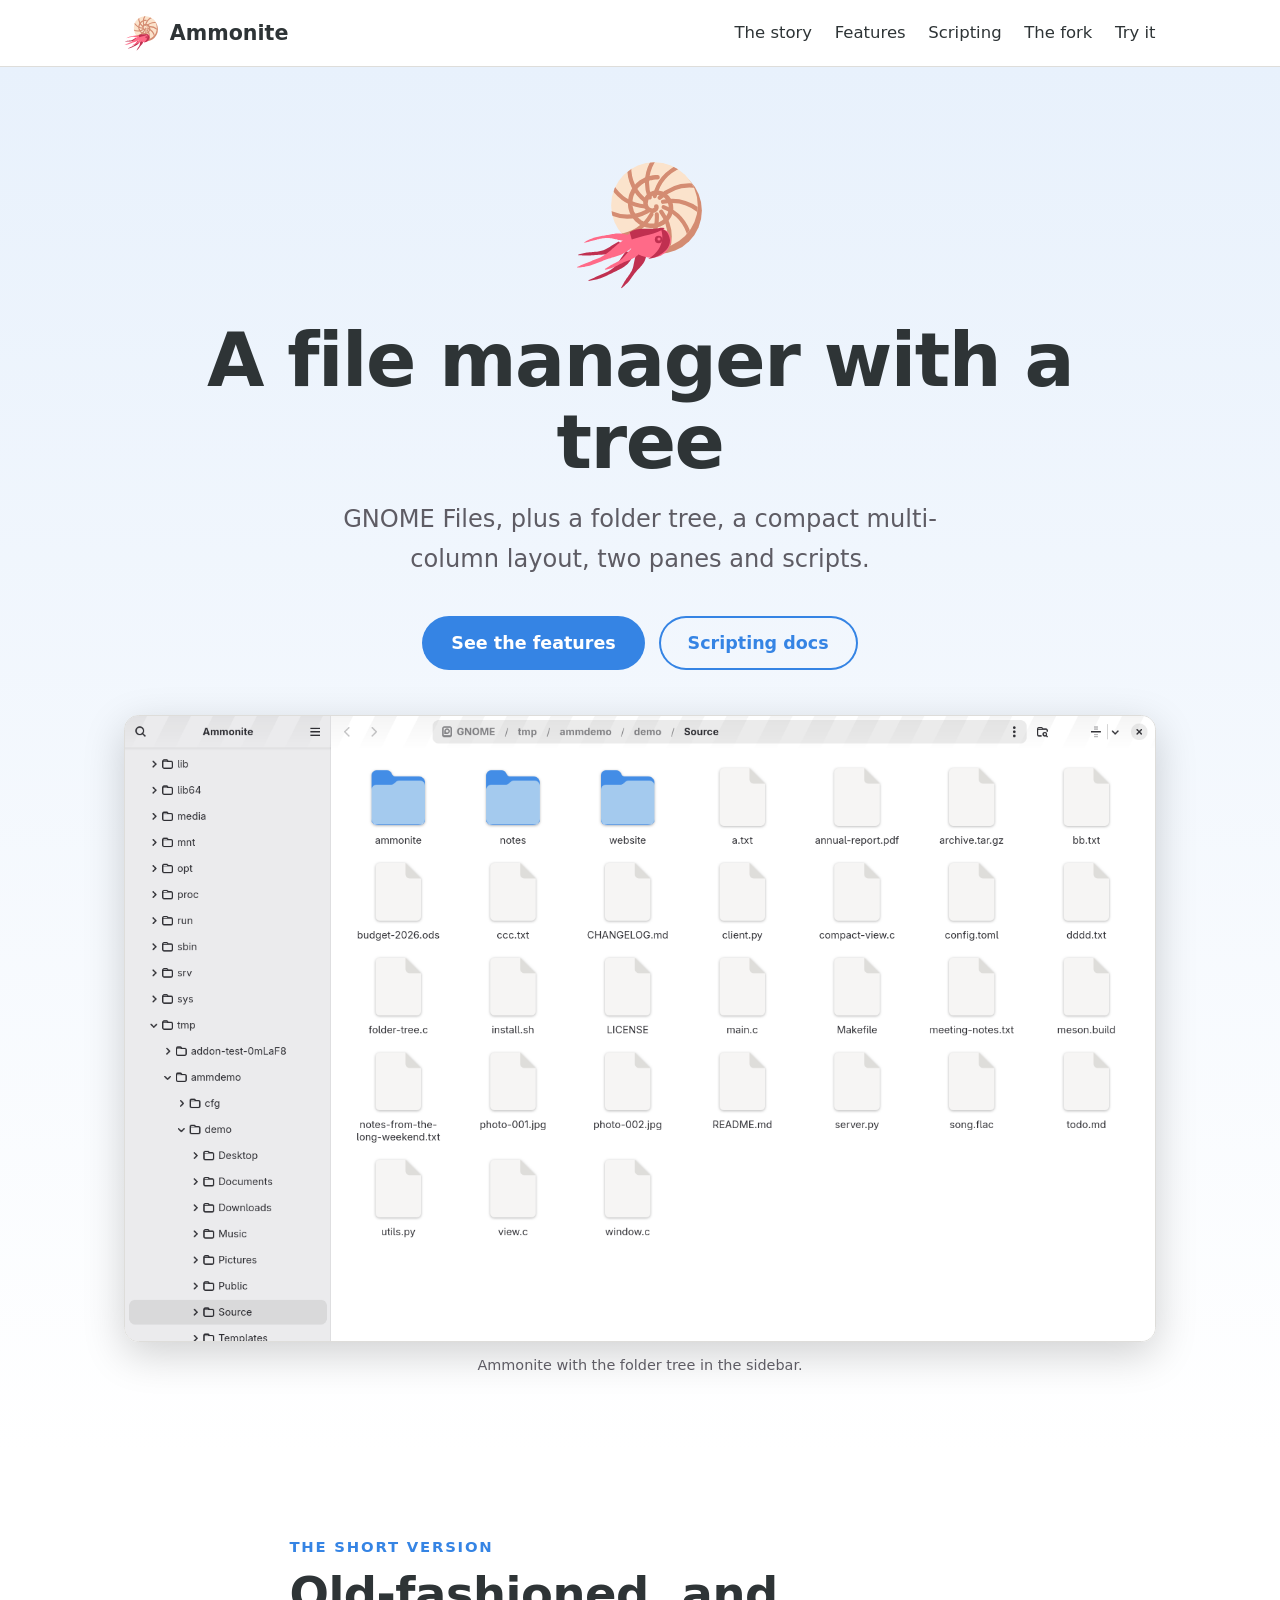
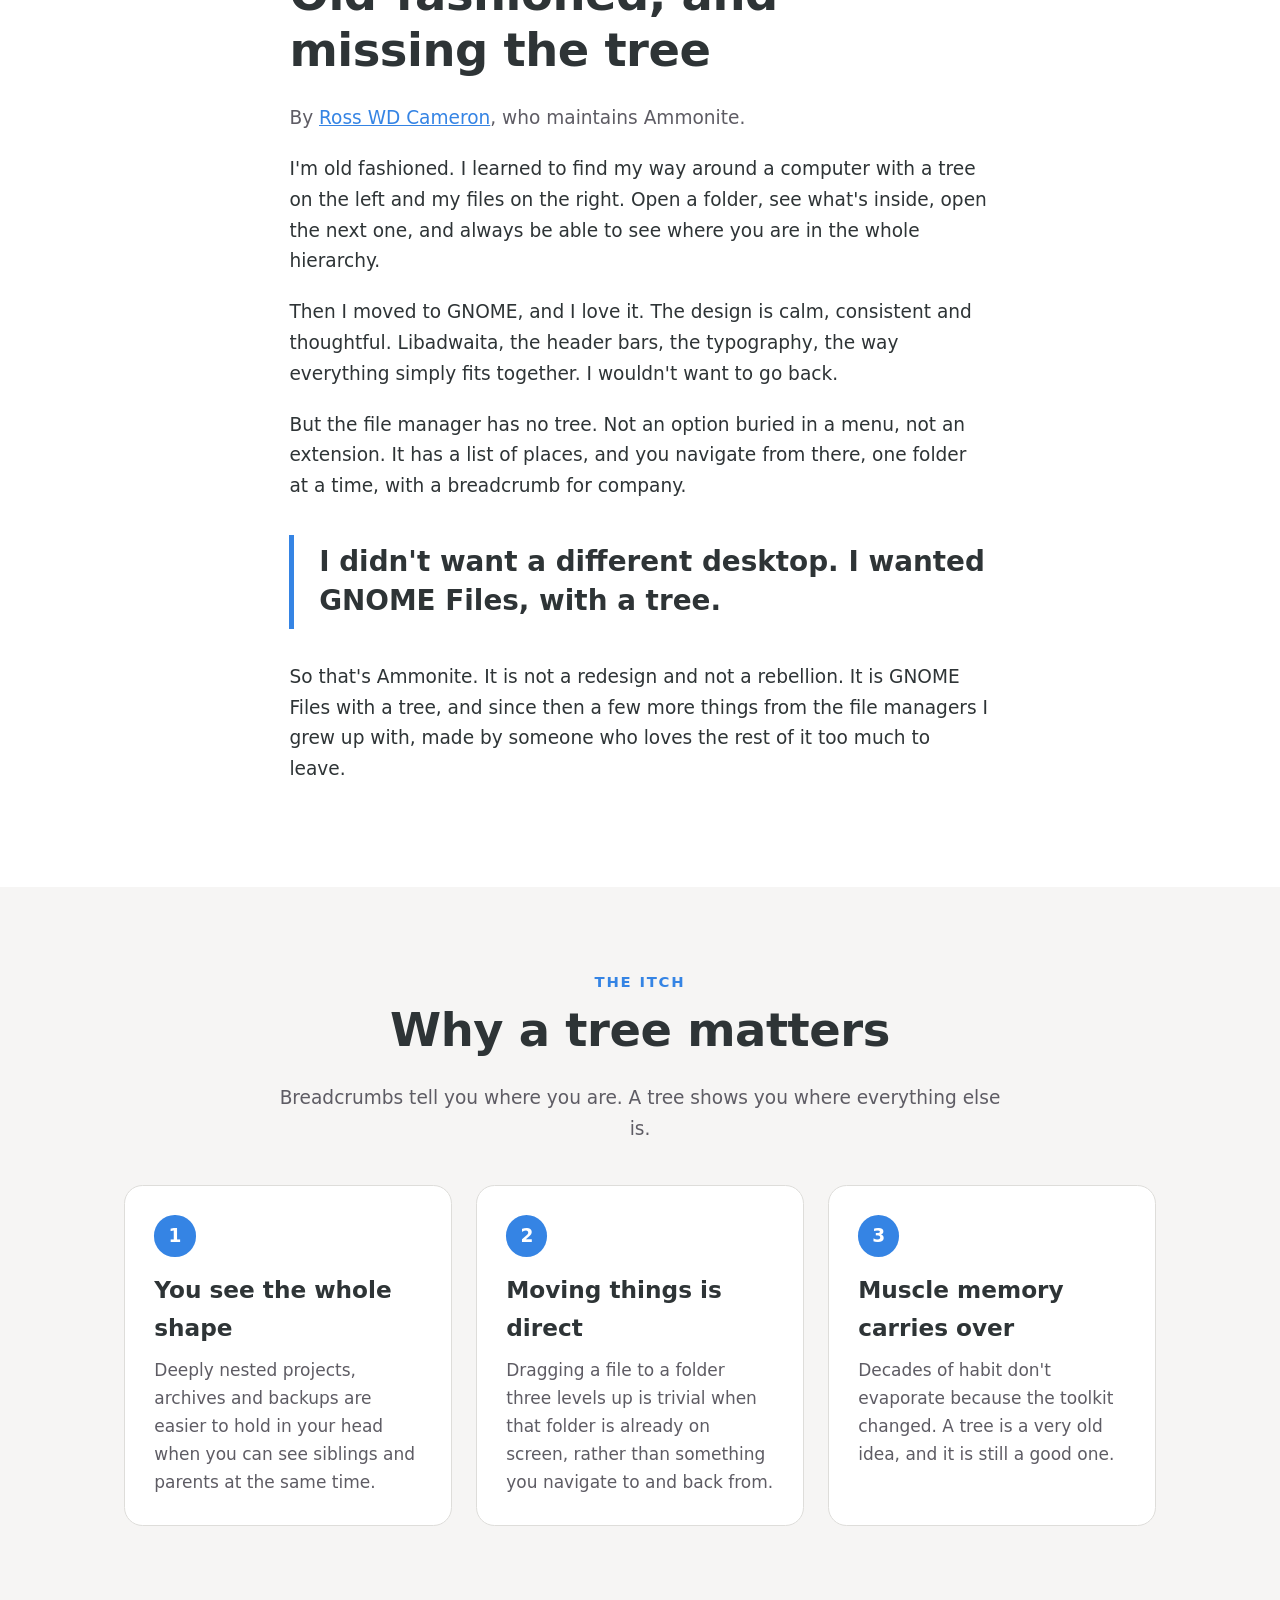
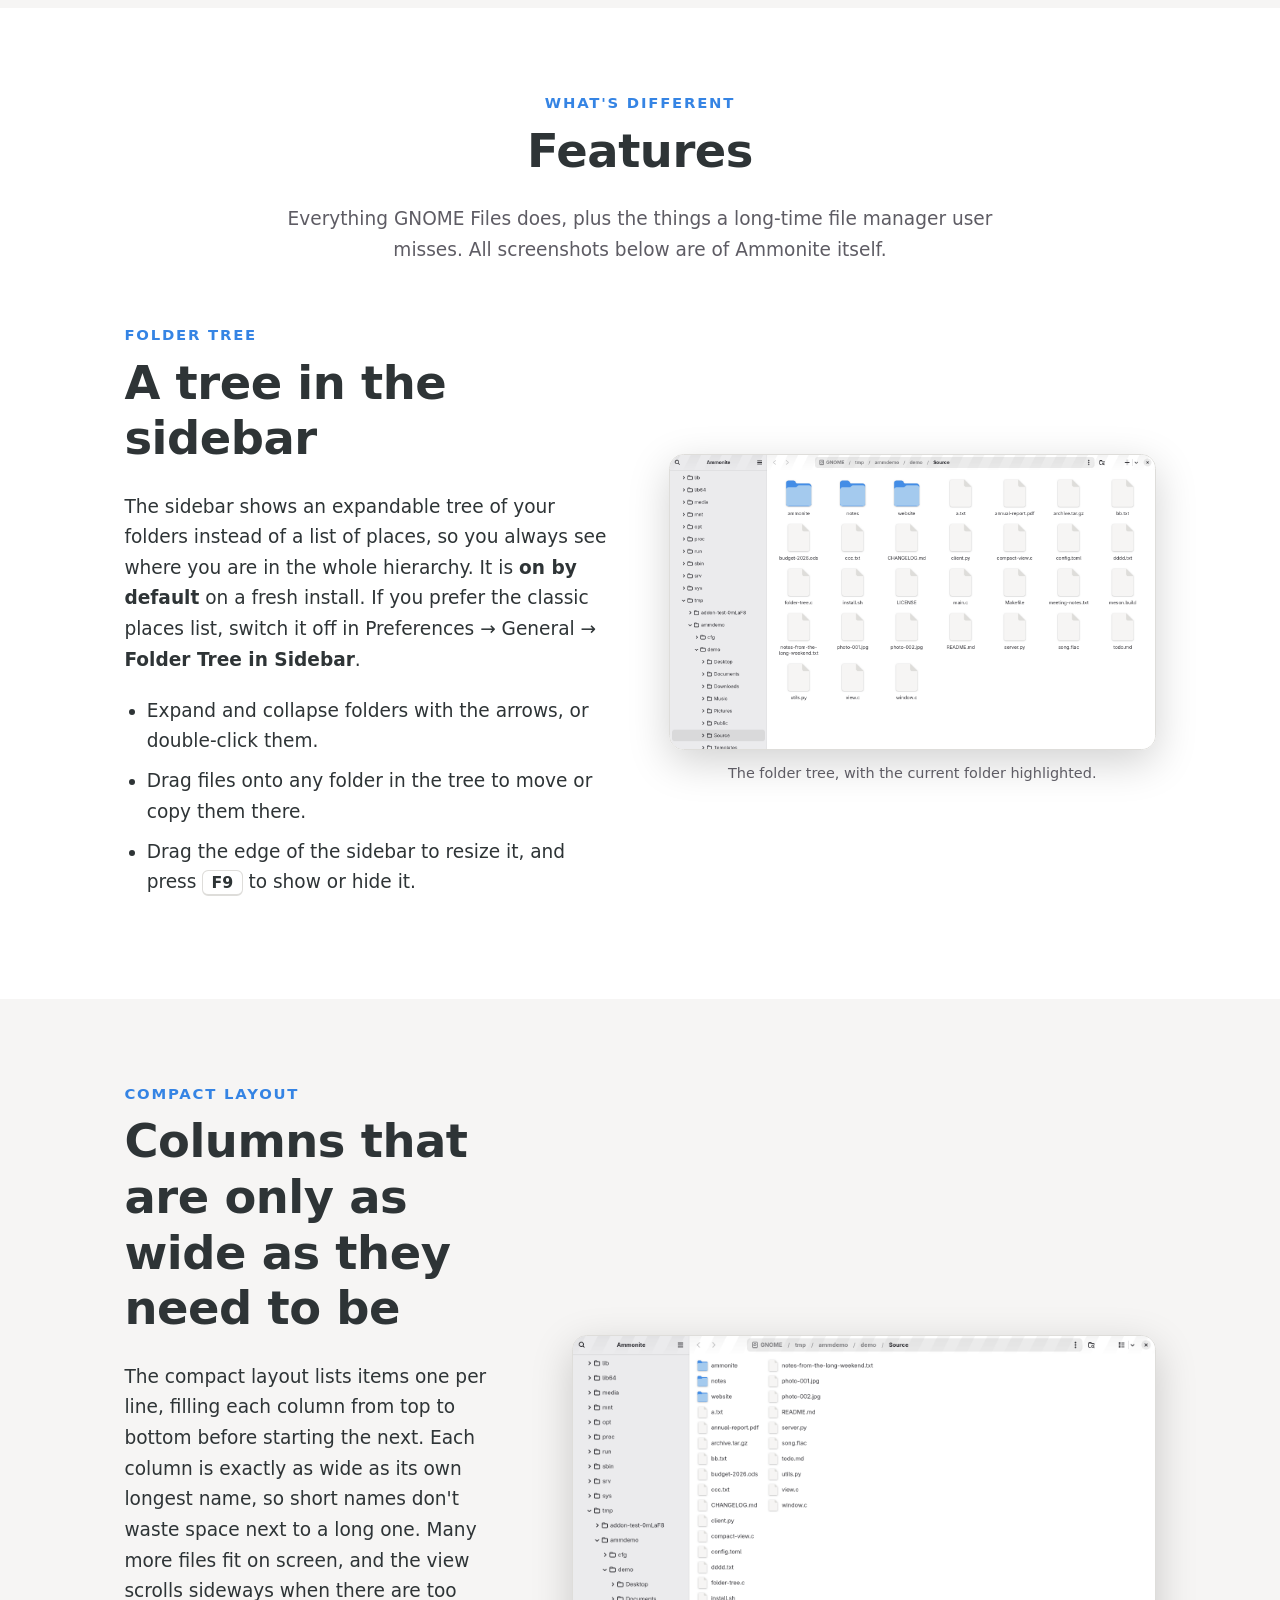
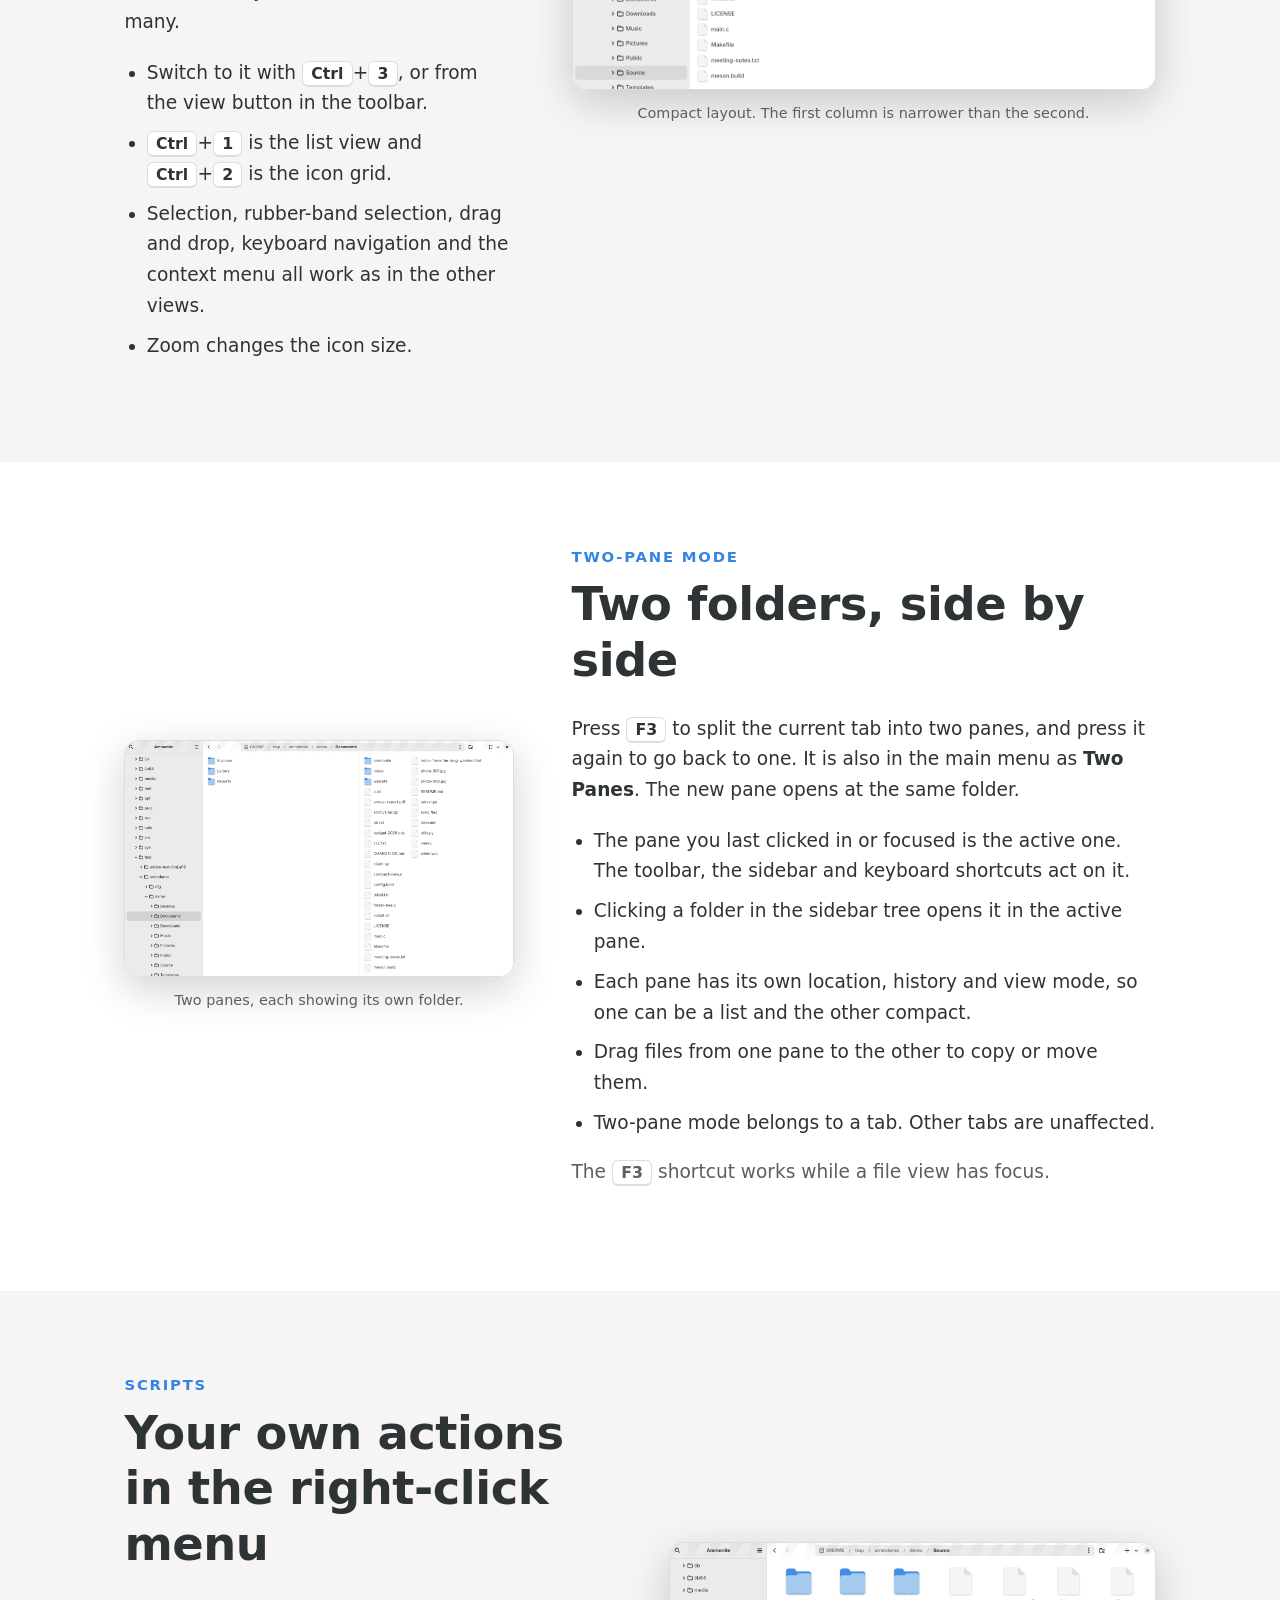
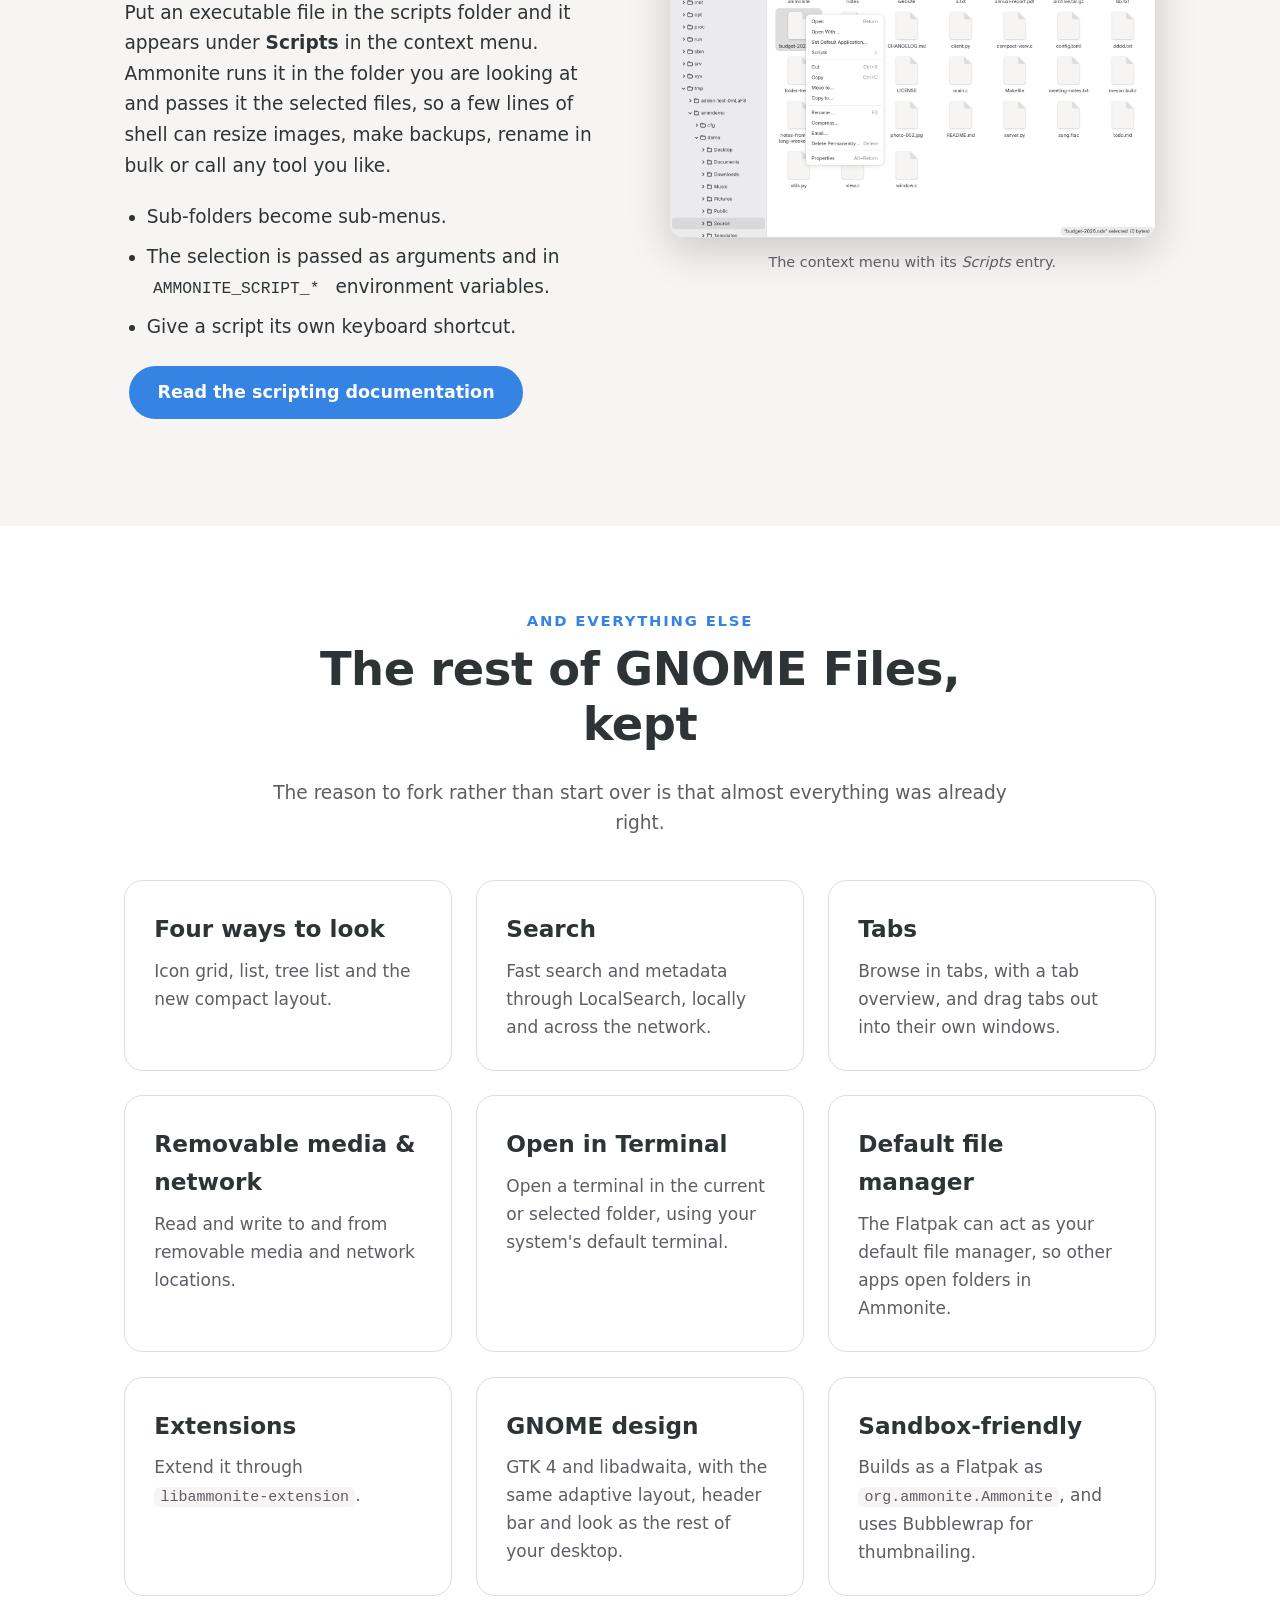
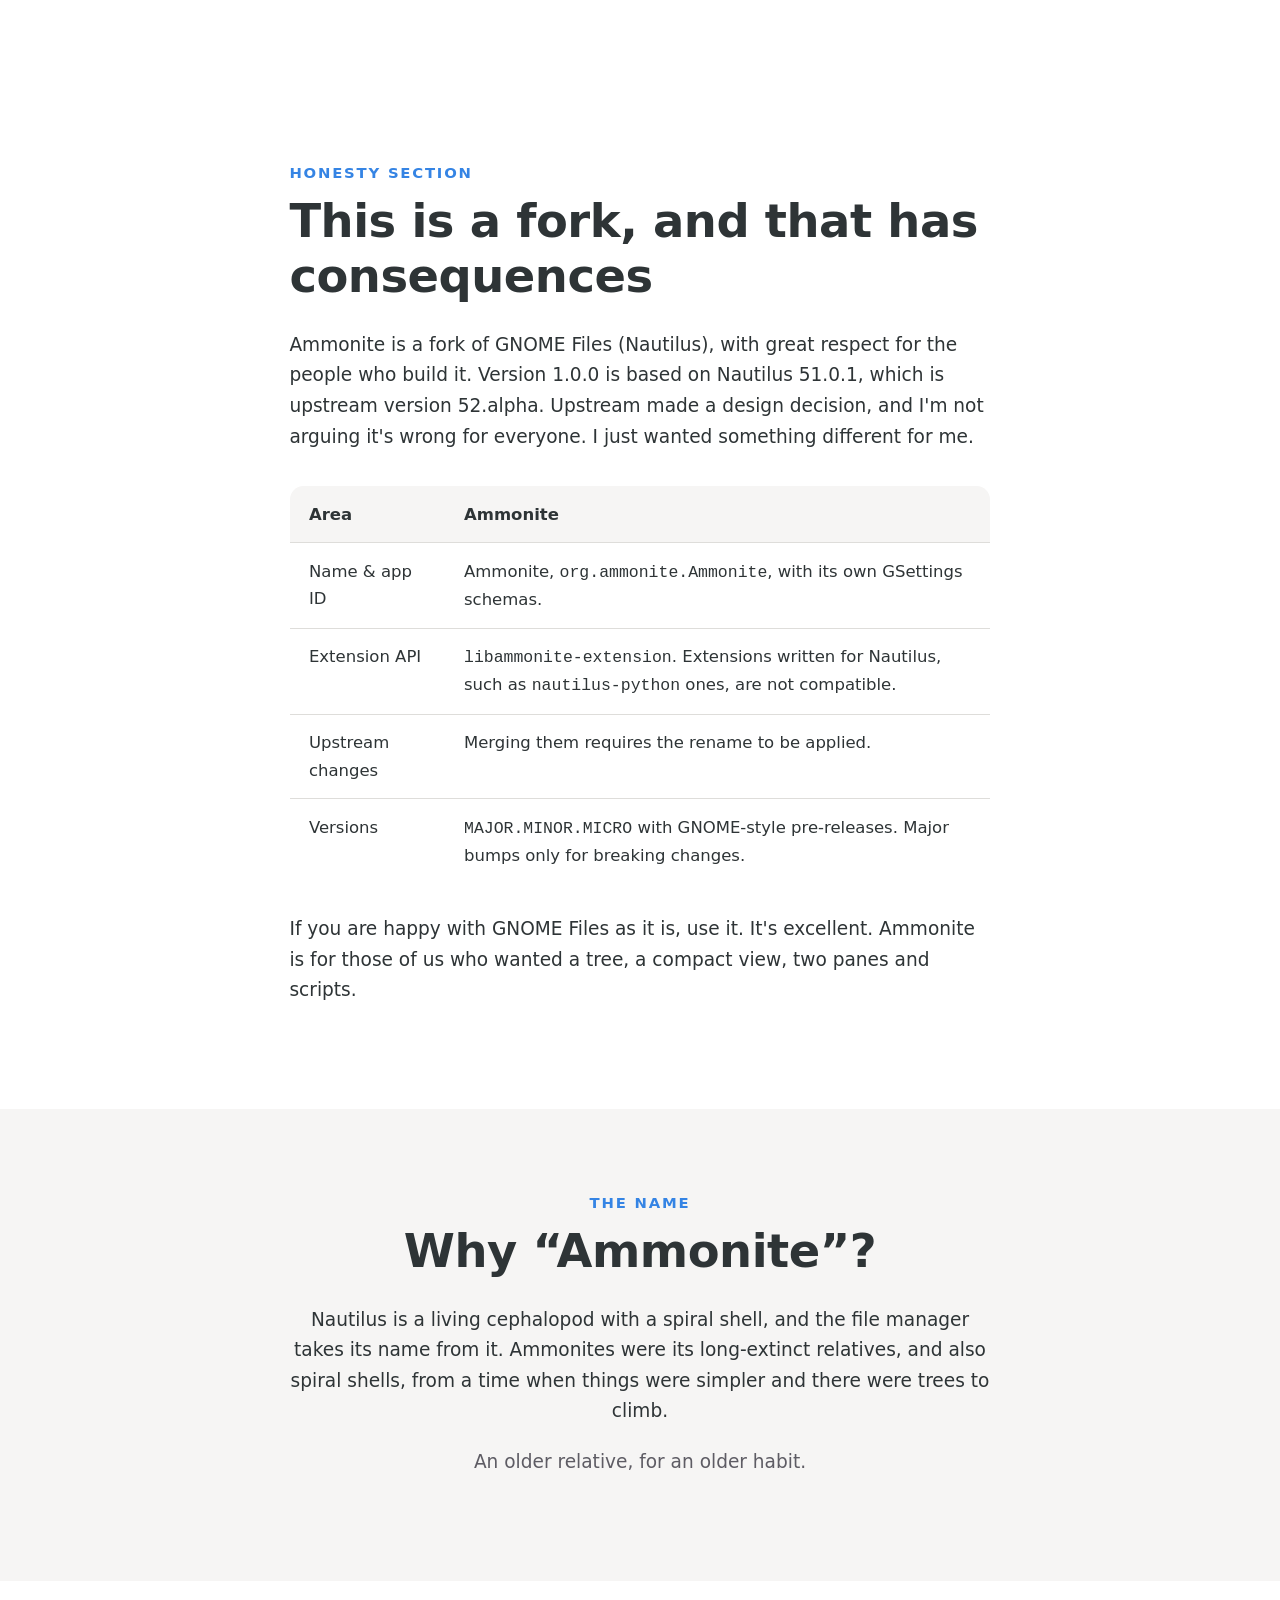
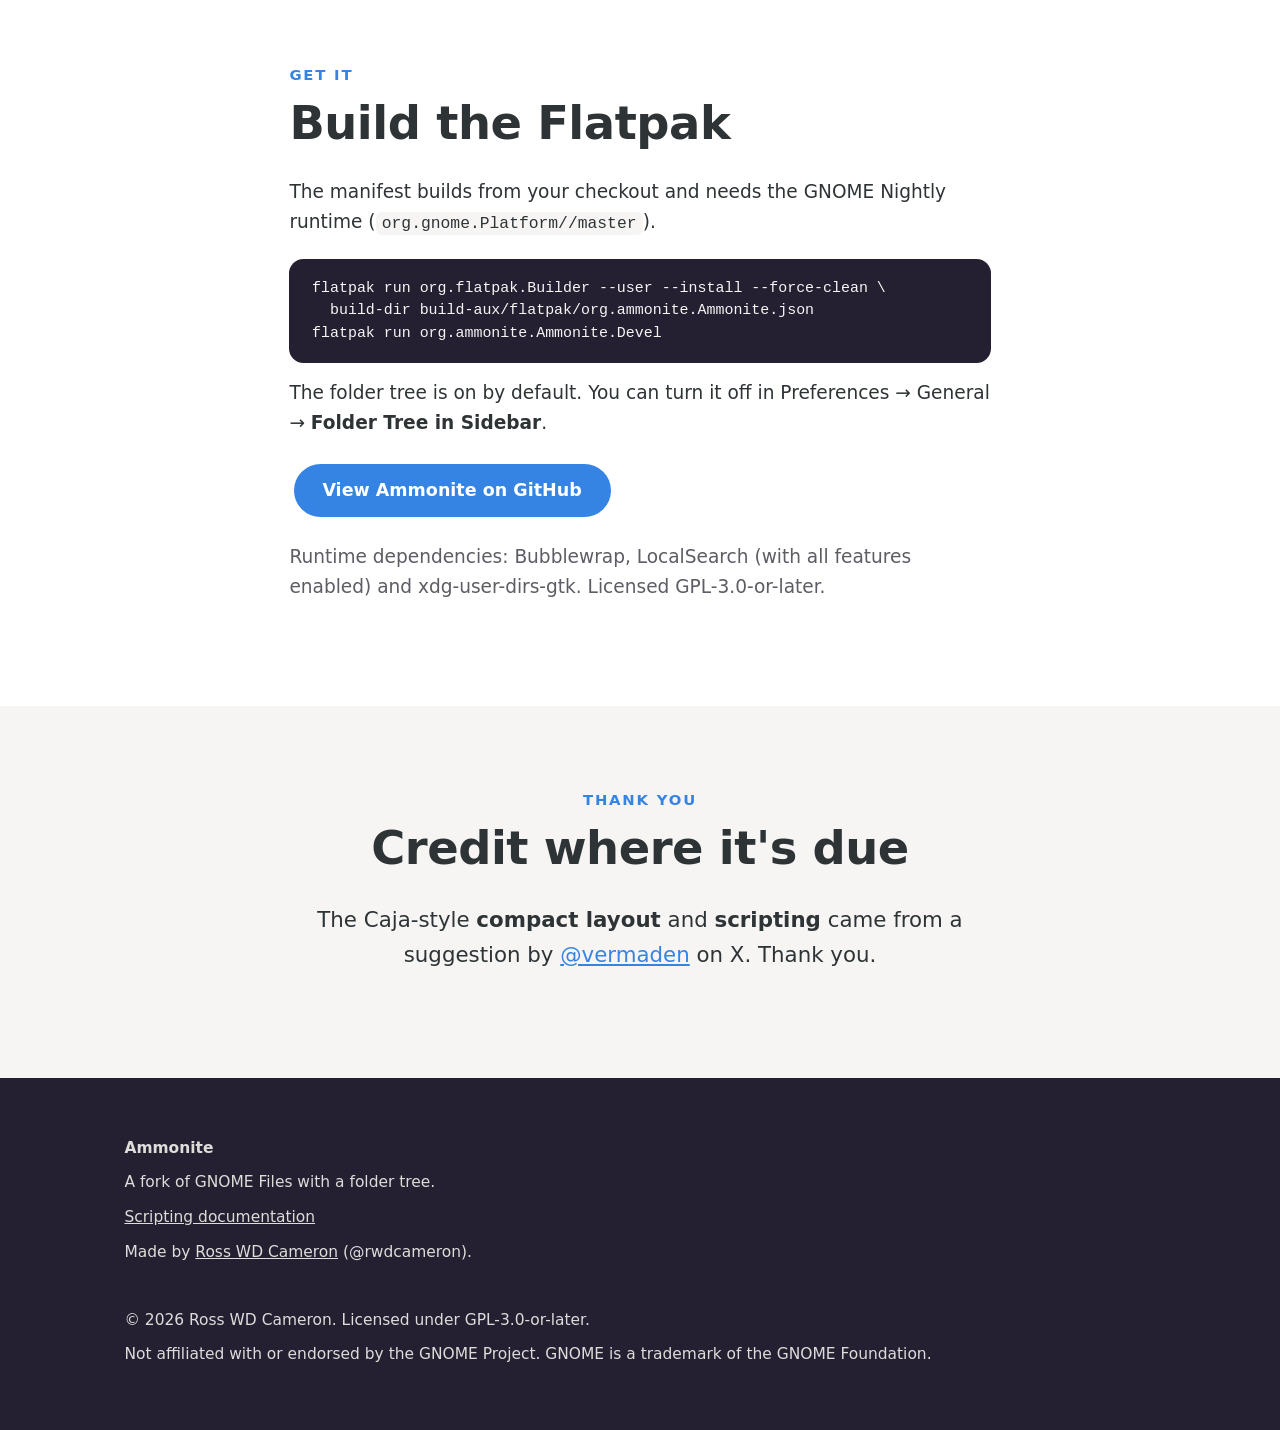
<file: website/index.html>
<!doctype html>
<html lang="en">
<head>
<meta charset="utf-8">
<meta name="viewport" content="width=device-width, initial-scale=1">
<title>Ammonite — a GNOME file manager with a folder tree</title>
<meta name="description" content="Ammonite is a fork of GNOME Files with a folder tree in the sidebar, a compact multi-column layout, two-pane mode and scripts.">
<link rel="icon" href="ammonite.svg" type="image/svg+xml">
<link rel="stylesheet" href="style.css">
</head>
<body>

<nav>
  <div class="wrap">
    <a class="brand" href="index.html"><img src="ammonite.svg" alt="">Ammonite</a>
    <ul>
      <li><a href="index.html#story">The story</a></li>
      <li><a href="index.html#features">Features</a></li>
      <li><a href="scripting.html">Scripting</a></li>
      <li><a href="index.html#fork">The fork</a></li>
      <li><a href="index.html#try">Try it</a></li>
    </ul>
  </div>
</nav>

<header class="hero" id="top">
  <div class="wrap">
    <img class="logo" src="ammonite.svg" alt="The Ammonite logo, a spiral-shelled cephalopod">
    <h1>A file manager with a tree</h1>
    <p class="lede">GNOME Files, plus a folder tree, a compact multi-column layout, two panes and scripts.</p>
    <a class="btn" href="#features">See the features</a>
    <a class="btn alt" href="scripting.html">Scripting docs</a>
  </div>
  <div class="wrap">
    <figure class="shot full-shot">
      <img src="screenshots/icons.png" alt="The Ammonite window with a folder tree in the sidebar and files shown as icons" width="1500" height="910">
      <figcaption>Ammonite with the folder tree in the sidebar.</figcaption>
    </figure>
  </div>
</header>

<section id="story">
  <div class="wrap narrow">
    <div class="eyebrow">The short version</div>
    <h2>Old-fashioned, and missing the tree</h2>
    <p class="dim">By <a href="https://x.com/rwdcameron">Ross WD Cameron</a>, who maintains Ammonite.</p>
    <p>
      I'm old fashioned. I learned to find my way around a computer with a tree on the left
      and my files on the right. Open a folder, see what's inside, open the next one, and always
      be able to see where you are in the whole hierarchy.
    </p>
    <p>
      Then I moved to GNOME, and I love it. The design is calm, consistent and thoughtful. Libadwaita,
      the header bars, the typography, the way everything simply fits together. I wouldn't want to go back.
    </p>
    <p>
      But the file manager has no tree. Not an option buried in a menu, not an extension. It has a list of
      places, and you navigate from there, one folder at a time, with a breadcrumb for company.
    </p>
    <blockquote>I didn't want a different desktop. I wanted GNOME Files, with a tree.</blockquote>
    <p>
      So that's Ammonite. It is not a redesign and not a rebellion. It is GNOME Files with a tree, and since then a few more
      things from the file managers I grew up with, made by someone who loves the rest of it too much to leave.
    </p>
  </div>
</section>

<section class="alt" id="problem">
  <div class="wrap">
    <div class="center narrow">
      <div class="eyebrow">The itch</div>
      <h2>Why a tree matters</h2>
      <p class="dim">Breadcrumbs tell you where you are. A tree shows you where everything else is.</p>
    </div>
    <div class="grid">
      <div class="card">
        <div class="num">1</div>
        <h3>You see the whole shape</h3>
        <p>Deeply nested projects, archives and backups are easier to hold in your head when you can see siblings and parents at the same time.</p>
      </div>
      <div class="card">
        <div class="num">2</div>
        <h3>Moving things is direct</h3>
        <p>Dragging a file to a folder three levels up is trivial when that folder is already on screen, rather than something you navigate to and back from.</p>
      </div>
      <div class="card">
        <div class="num">3</div>
        <h3>Muscle memory carries over</h3>
        <p>Decades of habit don't evaporate because the toolkit changed. A tree is a very old idea, and it is still a good one.</p>
      </div>
    </div>
  </div>
</section>

<section id="features">
  <div class="wrap">
    <div class="center narrow">
      <div class="eyebrow">What's different</div>
      <h2>Features</h2>
      <p class="dim">Everything GNOME Files does, plus the things a long-time file manager user misses. All screenshots below are of Ammonite itself.</p>
    </div>

    <div class="split" style="margin-top:3.1rem" id="tree">
      <div>
        <div class="eyebrow">Folder tree</div>
        <h2>A tree in the sidebar</h2>
        <p>
          The sidebar shows an expandable tree of your folders instead of a list of places, so you always see
          where you are in the whole hierarchy. It is <strong>on by default</strong> on a fresh install. If you prefer
          the classic places list, switch it off in Preferences → General → <strong>Folder Tree in Sidebar</strong>.
        </p>
        <ul class="plain">
          <li>Expand and collapse folders with the arrows, or double-click them.</li>
          <li>Drag files onto any folder in the tree to move or copy them there.</li>
          <li>Drag the edge of the sidebar to resize it, and press <kbd>F9</kbd> to show or hide it.</li>
        </ul>
      </div>
      <figure class="shot">
        <img src="screenshots/icons.png" alt="Ammonite showing the folder tree in the sidebar" loading="lazy" width="1500" height="910">
        <figcaption>The folder tree, with the current folder highlighted.</figcaption>
      </figure>
    </div>
  </div>
</section>

<section class="alt" id="compact">
  <div class="wrap">
    <div class="split wide">
      <div>
        <div class="eyebrow">Compact layout</div>
        <h2>Columns that are only as wide as they need to be</h2>
        <p>
          The compact layout lists items one per line, filling each column from top to bottom before starting
          the next. Each column is exactly as wide as its own longest name, so short names don't waste space
          next to a long one. Many more files fit on screen, and the view scrolls sideways when there are too many.
        </p>
        <ul class="plain">
          <li>Switch to it with <kbd>Ctrl</kbd>+<kbd>3</kbd>, or from the view button in the toolbar.</li>
          <li><kbd>Ctrl</kbd>+<kbd>1</kbd> is the list view and <kbd>Ctrl</kbd>+<kbd>2</kbd> is the icon grid.</li>
          <li>Selection, rubber-band selection, drag and drop, keyboard navigation and the context menu all work as in the other views.</li>
          <li>Zoom changes the icon size.</li>
        </ul>
      </div>
      <figure class="shot">
        <img src="screenshots/compact.png" alt="Ammonite's compact layout, with files in columns of different widths" loading="lazy" width="1500" height="910">
        <figcaption>Compact layout. The first column is narrower than the second.</figcaption>
      </figure>
    </div>
  </div>
</section>

<section id="twopane">
  <div class="wrap">
    <div class="split wide">
      <figure class="shot">
        <img src="screenshots/twopane.png" alt="Ammonite in two-pane mode, with two different folders side by side" loading="lazy" width="1500" height="910">
        <figcaption>Two panes, each showing its own folder.</figcaption>
      </figure>
      <div>
        <div class="eyebrow">Two-pane mode</div>
        <h2>Two folders, side by side</h2>
        <p>
          Press <kbd>F3</kbd> to split the current tab into two panes, and press it again to go back to one.
          It is also in the main menu as <strong>Two Panes</strong>. The new pane opens at the same folder.
        </p>
        <ul class="plain">
          <li>The pane you last clicked in or focused is the active one. The toolbar, the sidebar and keyboard shortcuts act on it.</li>
          <li>Clicking a folder in the sidebar tree opens it in the active pane.</li>
          <li>Each pane has its own location, history and view mode, so one can be a list and the other compact.</li>
          <li>Drag files from one pane to the other to copy or move them.</li>
          <li>Two-pane mode belongs to a tab. Other tabs are unaffected.</li>
        </ul>
        <p class="dim">The <kbd>F3</kbd> shortcut works while a file view has focus.</p>
      </div>
    </div>
  </div>
</section>

<section class="alt" id="scripts">
  <div class="wrap">
    <div class="split">
      <div>
        <div class="eyebrow">Scripts</div>
        <h2>Your own actions in the right-click menu</h2>
        <p>
          Put an executable file in the scripts folder and it appears under <strong>Scripts</strong> in the context menu.
          Ammonite runs it in the folder you are looking at and passes it the selected files, so a few lines of shell
          can resize images, make backups, rename in bulk or call any tool you like.
        </p>
        <ul class="plain">
          <li>Sub-folders become sub-menus.</li>
          <li>The selection is passed as arguments and in <code>AMMONITE_SCRIPT_* </code> environment variables.</li>
          <li>Give a script its own keyboard shortcut.</li>
        </ul>
        <p><a class="btn" href="scripting.html">Read the scripting documentation</a></p>
      </div>
      <figure class="shot">
        <img src="screenshots/menu.png" alt="The Ammonite context menu with a Scripts entry" loading="lazy" width="1500" height="910">
        <figcaption>The context menu with its <em>Scripts</em> entry.</figcaption>
      </figure>
    </div>
  </div>
</section>

<section id="same">
  <div class="wrap">
    <div class="center narrow">
      <div class="eyebrow">And everything else</div>
      <h2>The rest of GNOME Files, kept</h2>
      <p class="dim">The reason to fork rather than start over is that almost everything was already right.</p>
    </div>
    <div class="grid">
      <div class="card"><h3>Four ways to look</h3><p>Icon grid, list, tree list and the new compact layout.</p></div>
      <div class="card"><h3>Search</h3><p>Fast search and metadata through LocalSearch, locally and across the network.</p></div>
      <div class="card"><h3>Tabs</h3><p>Browse in tabs, with a tab overview, and drag tabs out into their own windows.</p></div>
      <div class="card"><h3>Removable media &amp; network</h3><p>Read and write to and from removable media and network locations.</p></div>
      <div class="card"><h3>Open in Terminal</h3><p>Open a terminal in the current or selected folder, using your system's default terminal.</p></div>
      <div class="card"><h3>Default file manager</h3><p>The Flatpak can act as your default file manager, so other apps open folders in Ammonite.</p></div>
      <div class="card"><h3>Extensions</h3><p>Extend it through <code>libammonite-extension</code>.</p></div>
      <div class="card"><h3>GNOME design</h3><p>GTK 4 and libadwaita, with the same adaptive layout, header bar and look as the rest of your desktop.</p></div>
      <div class="card"><h3>Sandbox-friendly</h3><p>Builds as a Flatpak as <code>org.ammonite.Ammonite</code>, and uses Bubblewrap for thumbnailing.</p></div>
    </div>
  </div>
</section>

<section id="fork">
  <div class="wrap narrow">
    <div class="eyebrow">Honesty section</div>
    <h2>This is a fork, and that has consequences</h2>
    <p>
      Ammonite is a fork of GNOME Files (Nautilus), with great respect for the people who build it.
      Version 1.0.0 is based on Nautilus 51.0.1, which is upstream version 52.alpha. Upstream made a
      design decision, and I'm not arguing it's wrong for everyone. I just wanted something different for me.
    </p>
    <table>
      <thead><tr><th>Area</th><th>Ammonite</th></tr></thead>
      <tbody>
        <tr><td>Name &amp; app ID</td><td>Ammonite, <code>org.ammonite.Ammonite</code>, with its own GSettings schemas.</td></tr>
        <tr><td>Extension API</td><td><code>libammonite-extension</code>. Extensions written for Nautilus, such as <code>nautilus-python</code> ones, are not compatible.</td></tr>
        <tr><td>Upstream changes</td><td>Merging them requires the rename to be applied.</td></tr>
        <tr><td>Versions</td><td><code>MAJOR.MINOR.MICRO</code> with GNOME-style pre-releases. Major bumps only for breaking changes.</td></tr>
      </tbody>
    </table>
    <p style="margin-top:1.6rem">
      If you are happy with GNOME Files as it is, use it. It's excellent. Ammonite is for those of us who wanted a tree, a compact view, two panes and scripts.
    </p>
  </div>
</section>

<section class="alt" id="name">
  <div class="wrap narrow center">
    <div class="eyebrow">The name</div>
    <h2>Why “Ammonite”?</h2>
    <p>
      Nautilus is a living cephalopod with a spiral shell, and the file manager takes its name from it.
      Ammonites were its long-extinct relatives, and also spiral shells, from a time when things were
      simpler and there were trees to climb.
    </p>
    <p class="dim">An older relative, for an older habit.</p>
  </div>
</section>

<section id="try">
  <div class="wrap narrow">
    <div class="eyebrow">Get it</div>
    <h2>Build the Flatpak</h2>
    <p>The manifest builds from your checkout and needs the GNOME Nightly runtime (<code>org.gnome.Platform//master</code>).</p>
<pre><code>flatpak run org.flatpak.Builder --user --install --force-clean \
  build-dir build-aux/flatpak/org.ammonite.Ammonite.json
flatpak run org.ammonite.Ammonite.Devel</code></pre>
    <p>The folder tree is on by default. You can turn it off in Preferences → General → <strong>Folder Tree in Sidebar</strong>.</p>
    <p><a class="btn" href="https://github.com/prometheus-systems-tech/ammonite">View Ammonite on GitHub</a></p>
    <p class="dim">
      Runtime dependencies: Bubblewrap, LocalSearch (with all features enabled) and xdg-user-dirs-gtk.
      Licensed GPL-3.0-or-later.
    </p>
  </div>
</section>

<section class="alt" id="thanks">
  <div class="wrap narrow thanks">
    <div class="eyebrow">Thank you</div>
    <h2>Credit where it's due</h2>
    <p>
      The Caja-style <strong>compact layout</strong> and <strong>scripting</strong> came from a suggestion by
      <a href="https://x.com/vermaden">@vermaden</a> on X. Thank you.
    </p>
  </div>
</section>

<footer>
  <div class="wrap">
    <div class="cols">
      <div>
        <p><strong>Ammonite</strong></p>
        <p>A fork of GNOME Files with a folder tree.</p>
        <p><a href="scripting.html">Scripting documentation</a></p>
        <p>Made by <a href="https://x.com/rwdcameron">Ross WD Cameron</a> (@rwdcameron).</p>
      </div>
      <div>
        <p>© 2026 Ross WD Cameron. Licensed under GPL-3.0-or-later.</p>
        <p>Not affiliated with or endorsed by the GNOME Project. GNOME is a trademark of the GNOME Foundation.</p>
      </div>
    </div>
  </div>
</footer>

<script src="script.js"></script>
</body>
</html>
</file>
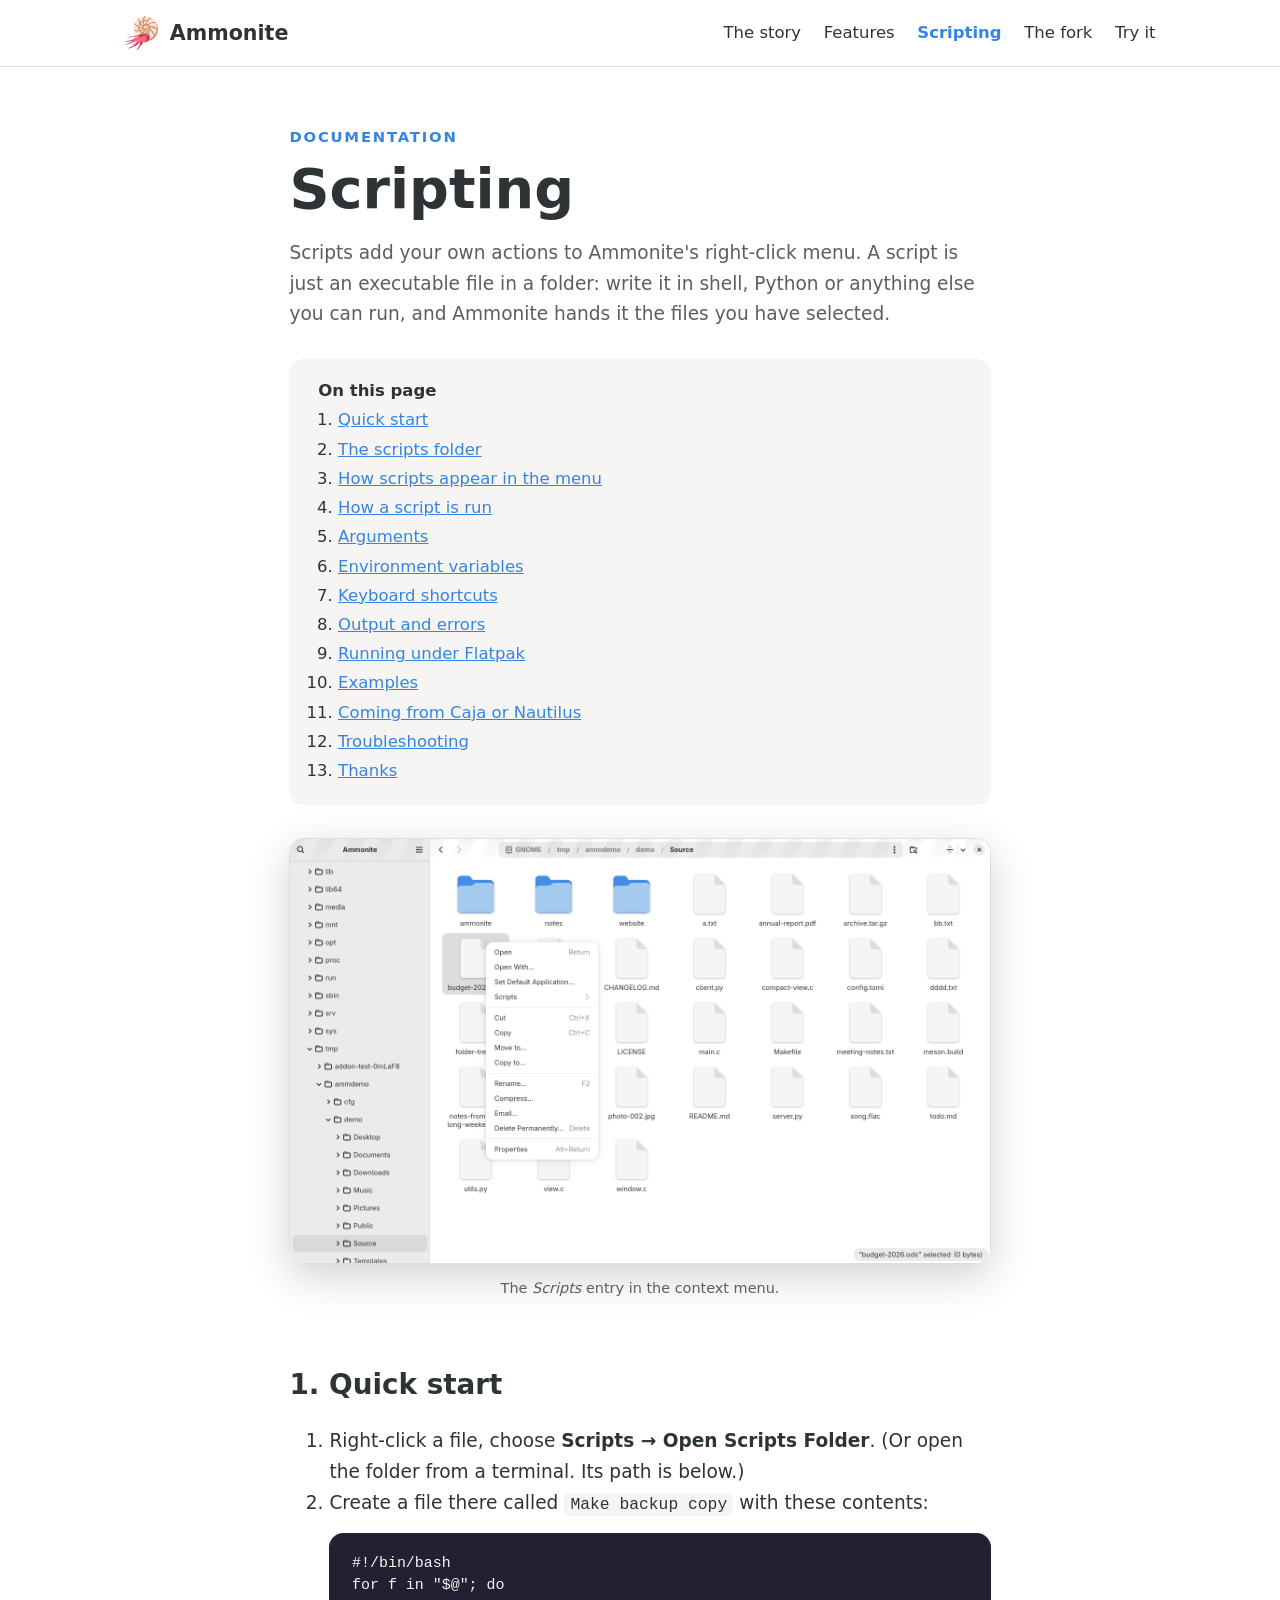
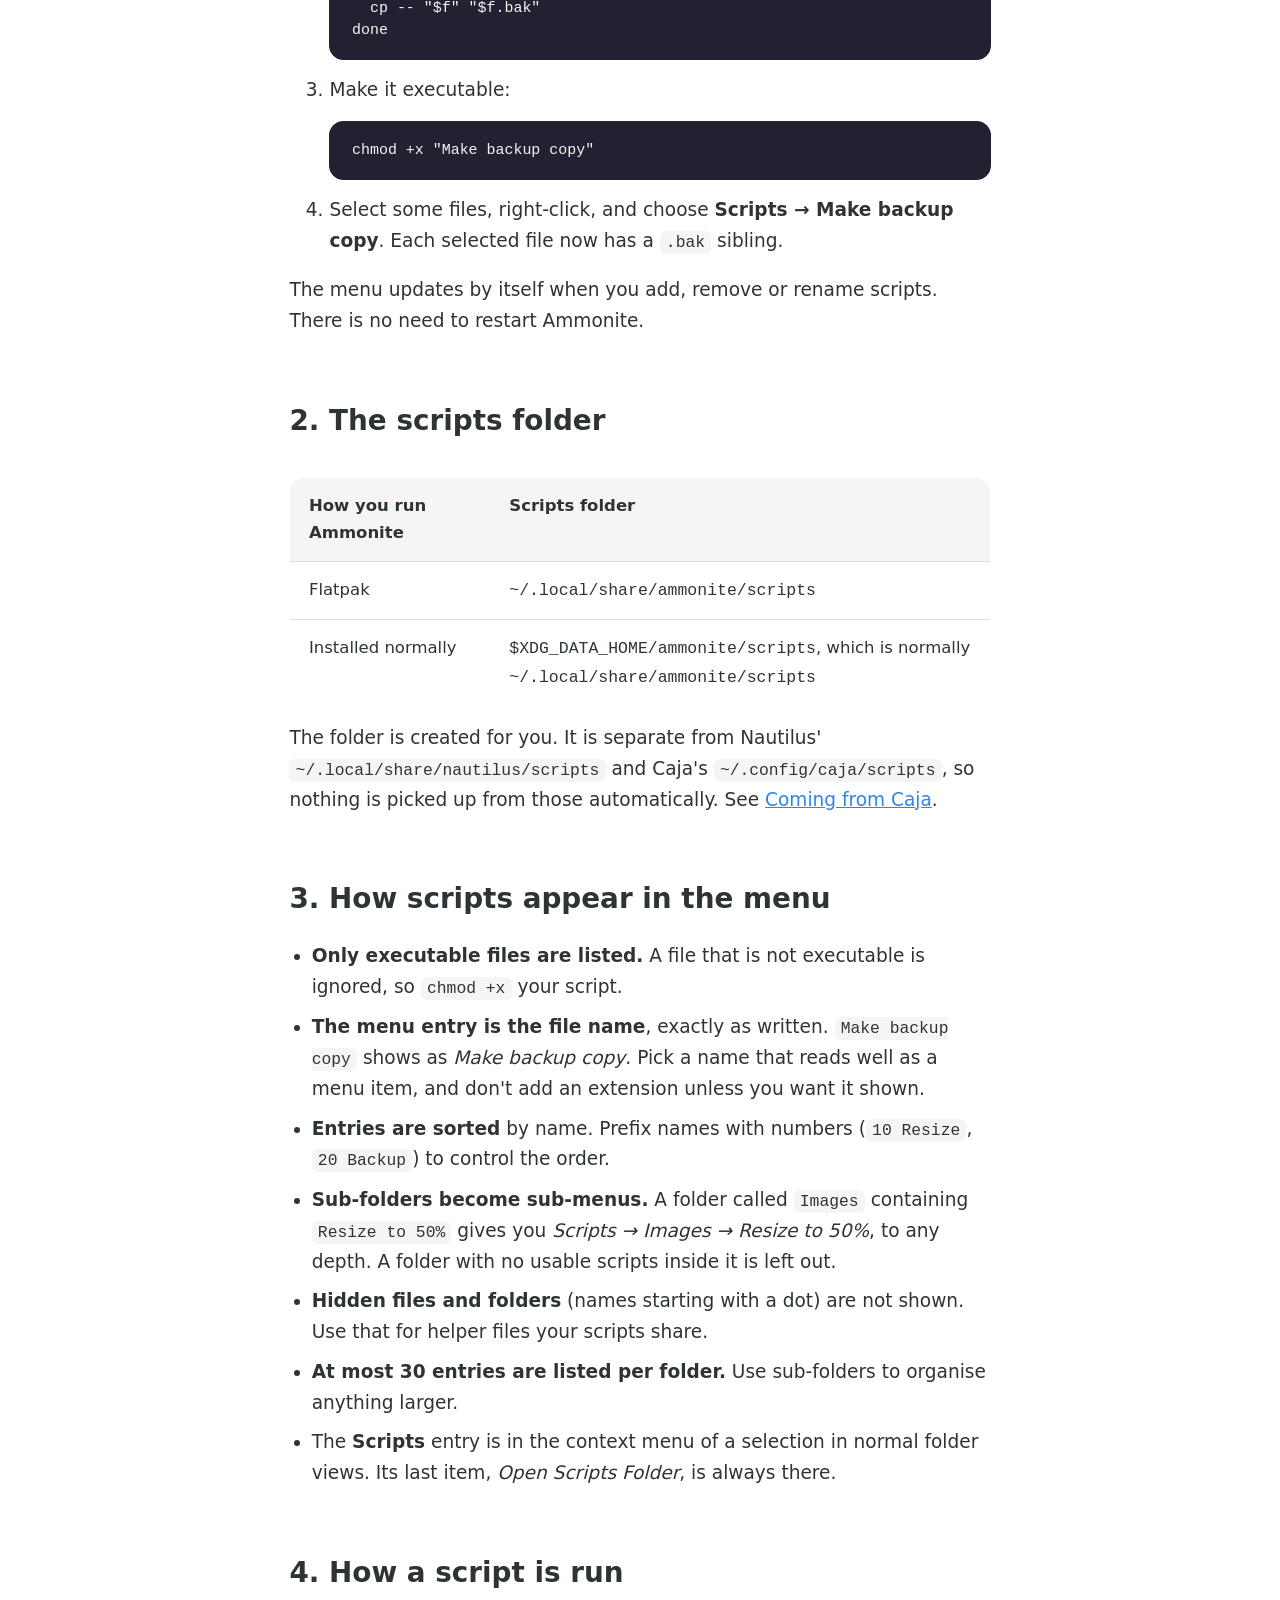
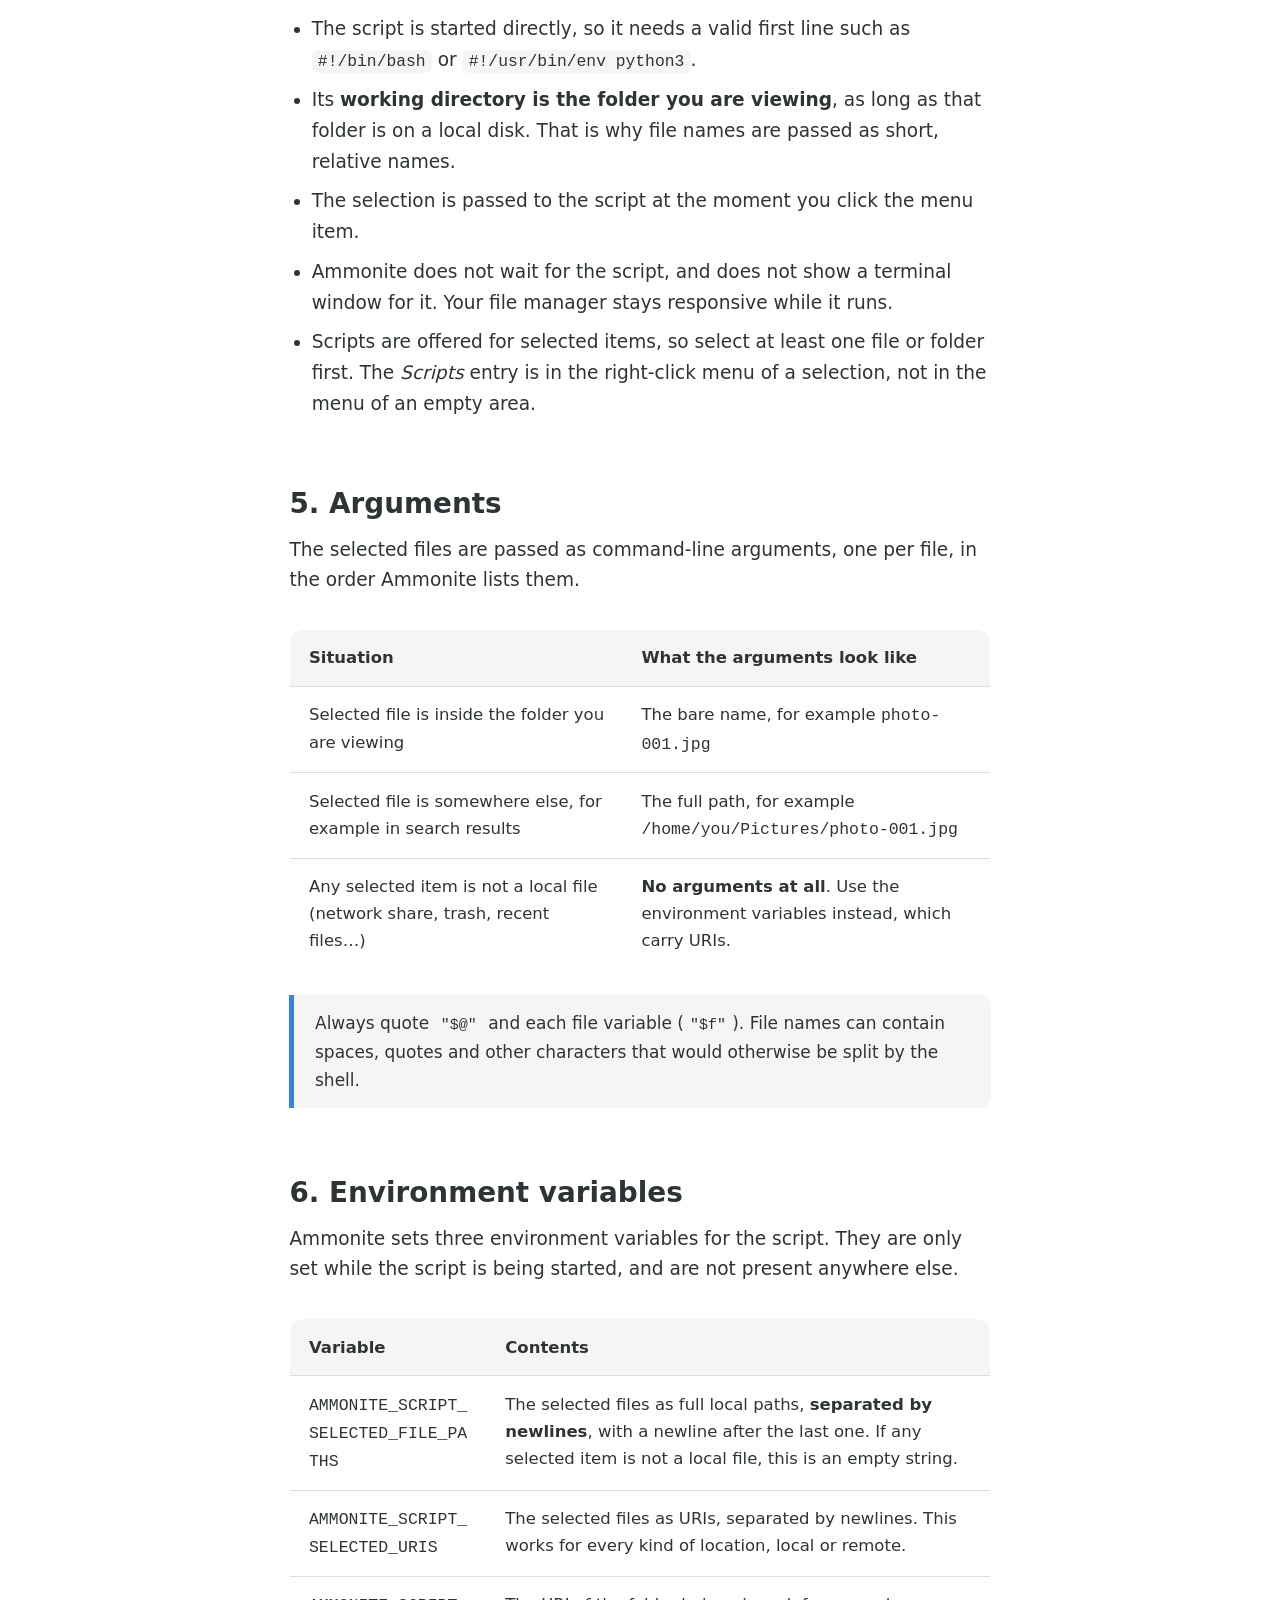
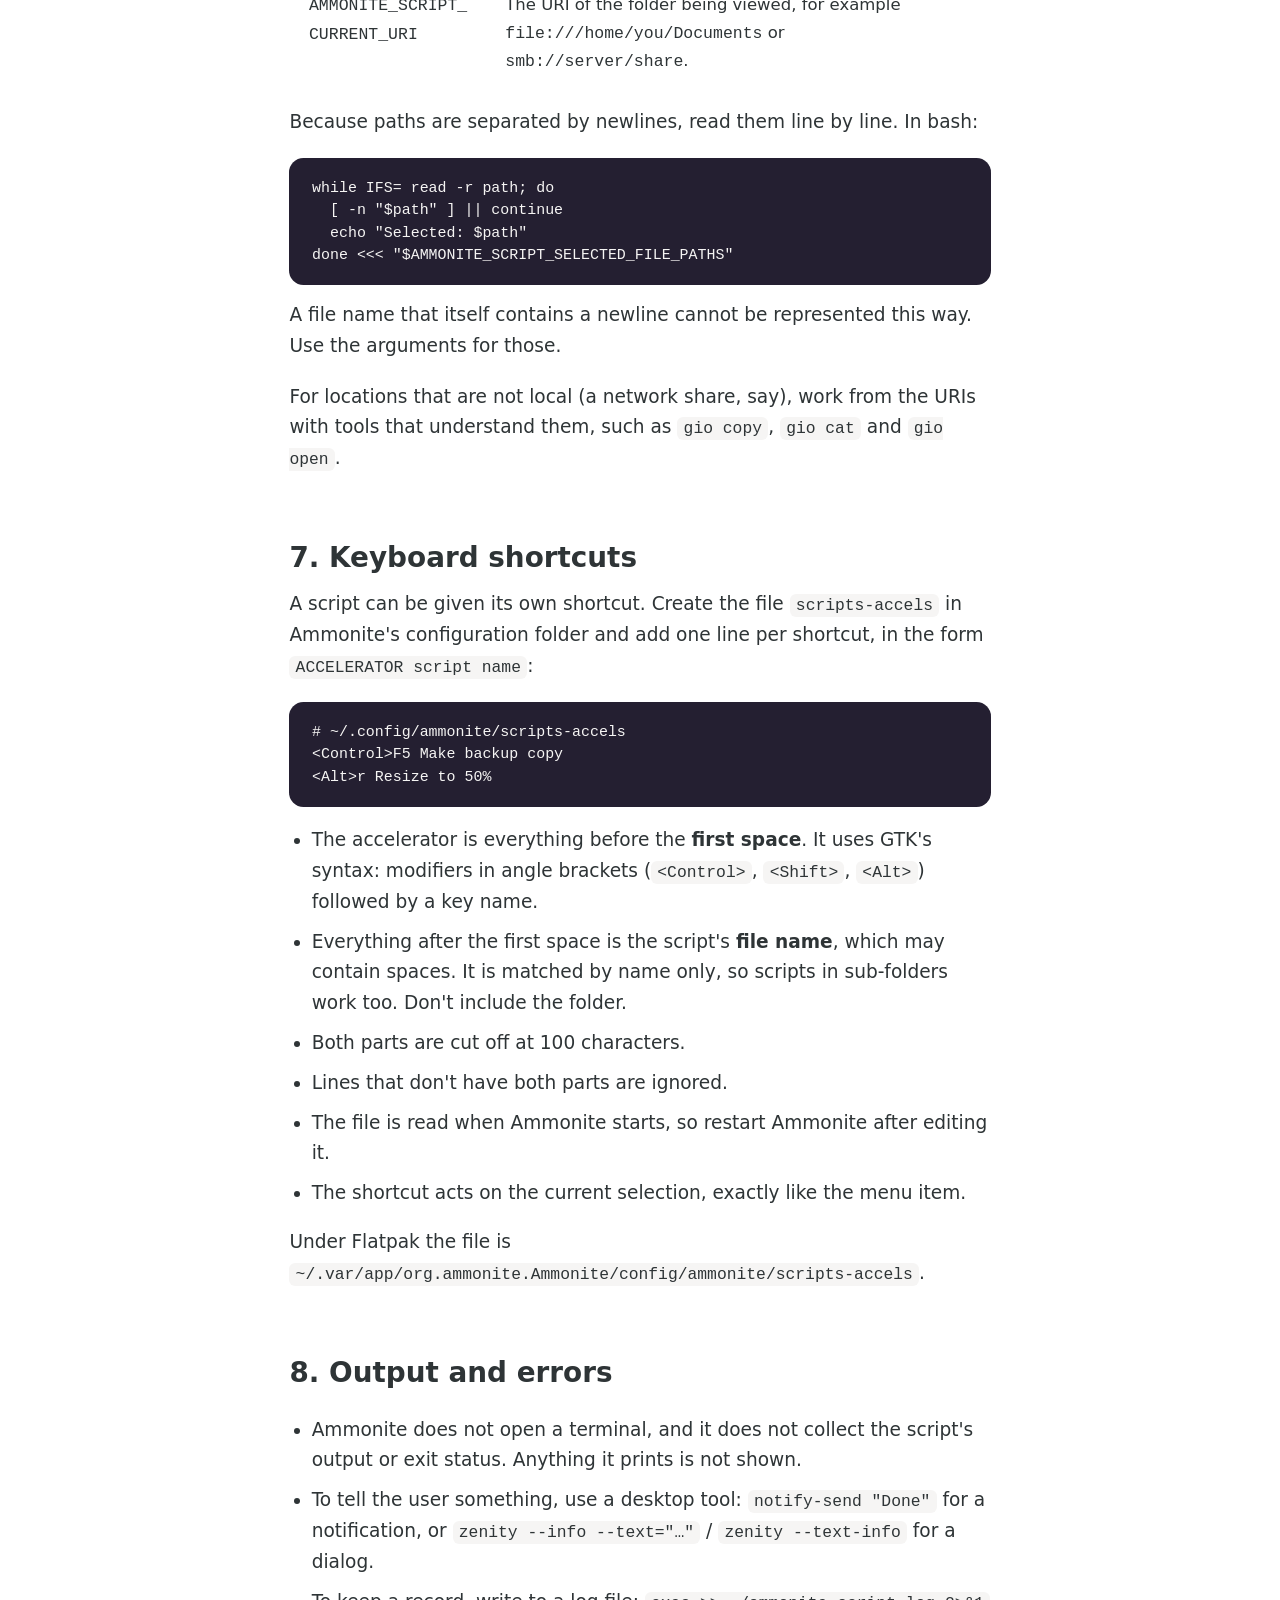
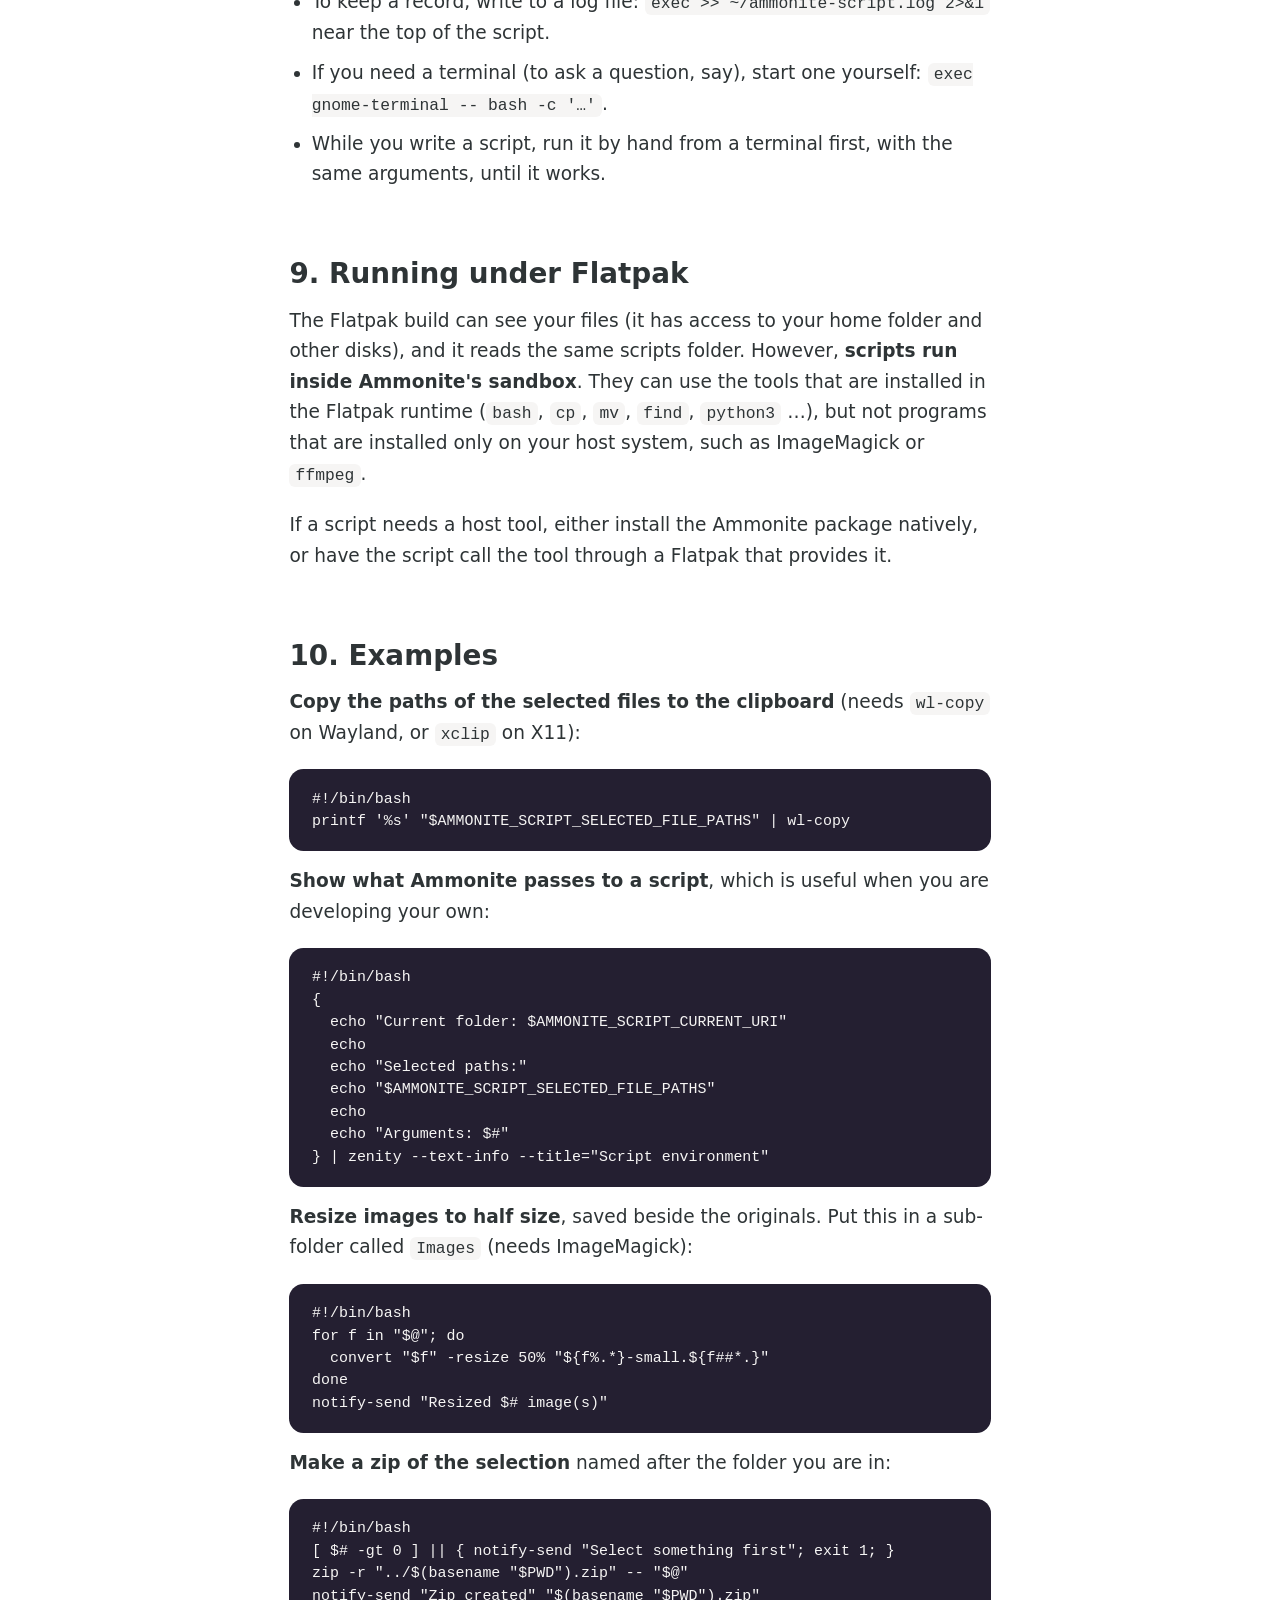
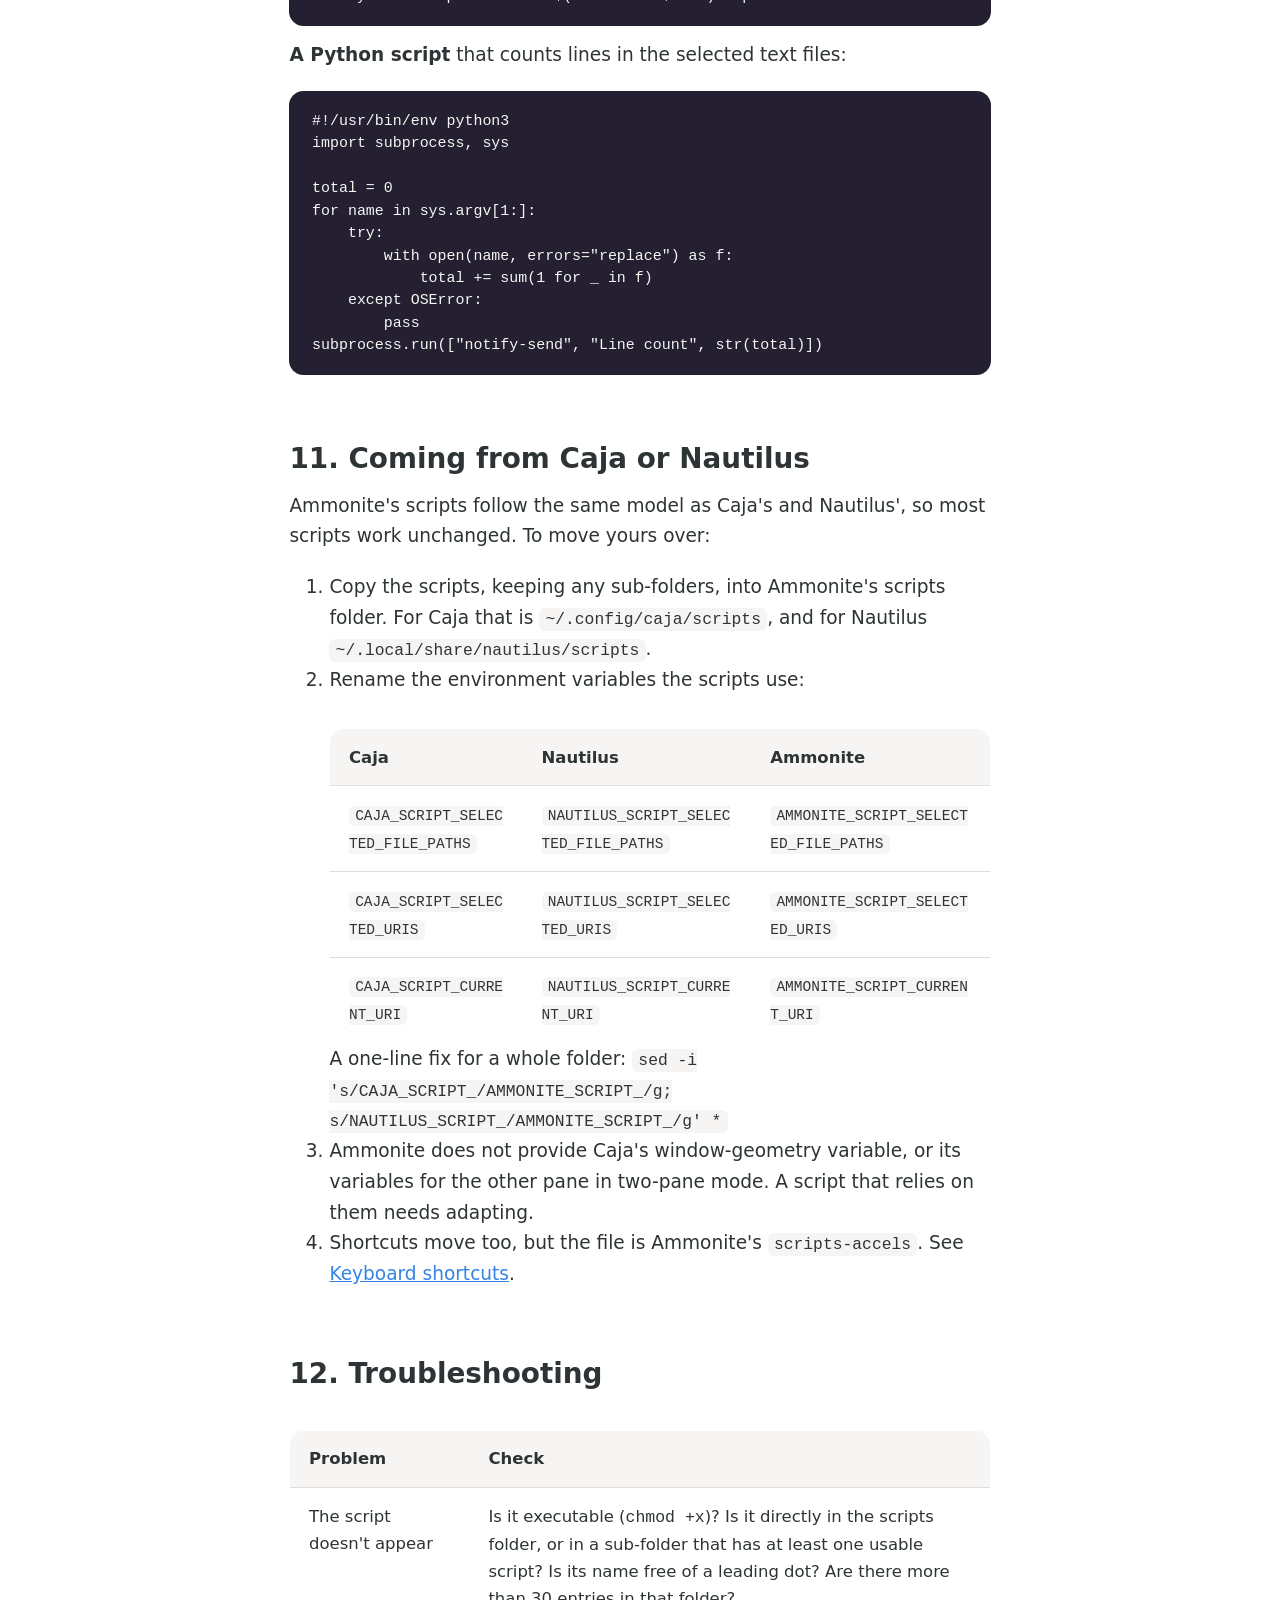
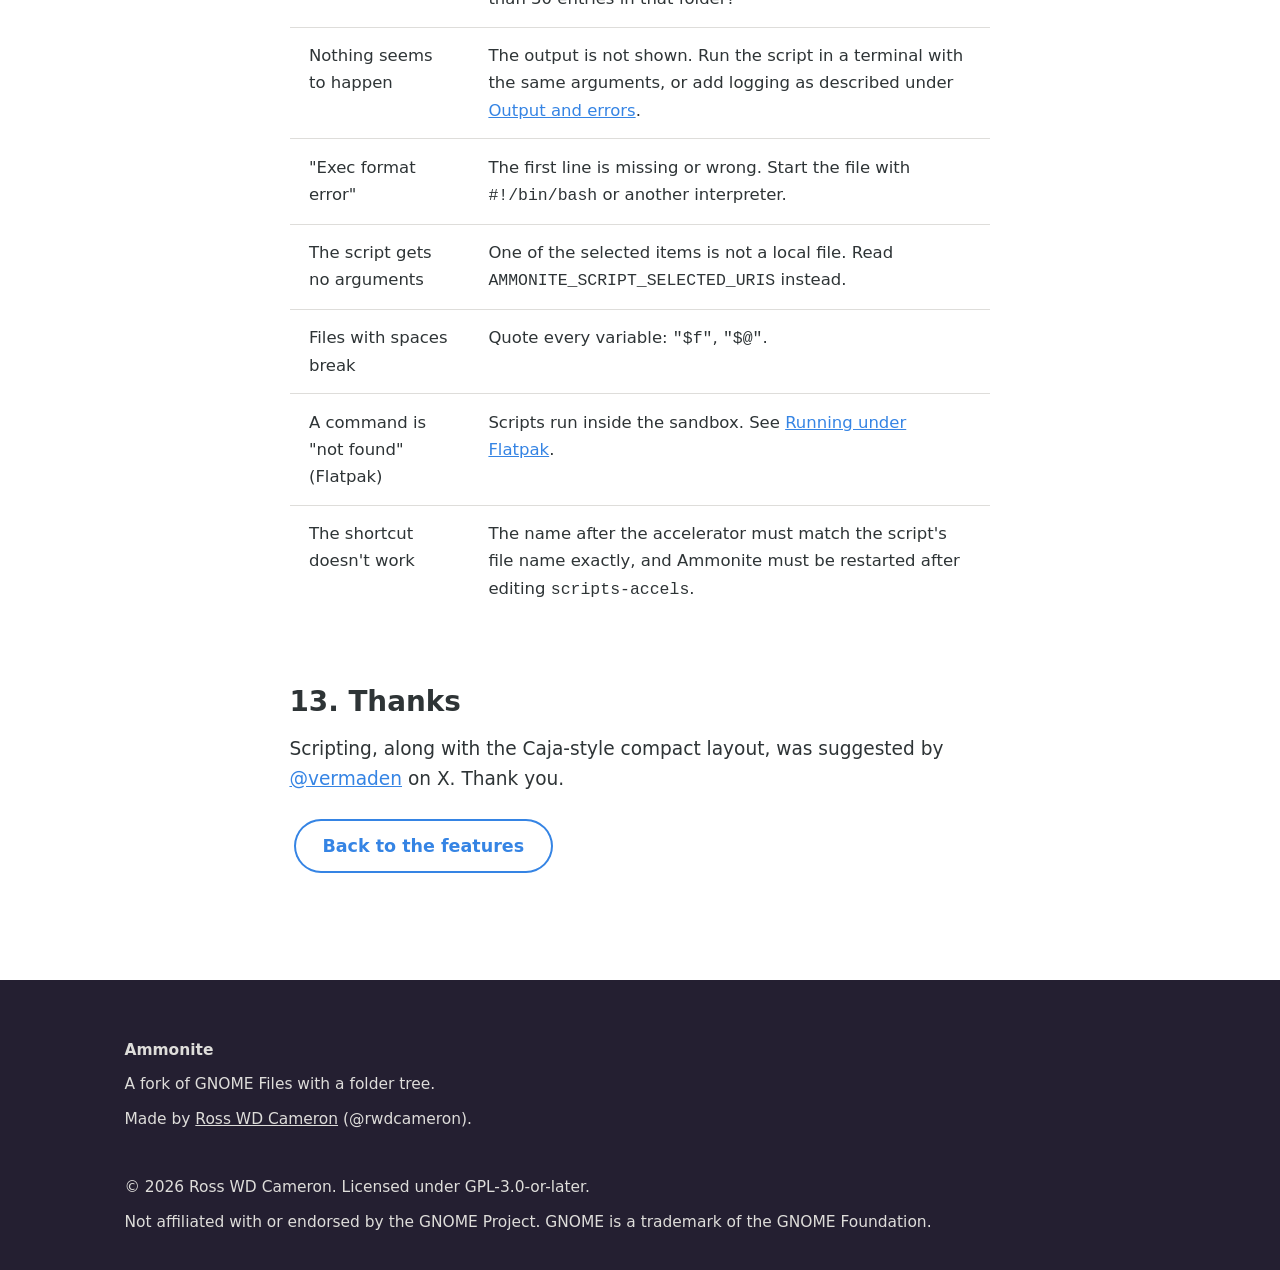
<file: website/scripting.html>
<!doctype html>
<html lang="en">
<head>
<meta charset="utf-8">
<meta name="viewport" content="width=device-width, initial-scale=1">
<title>Scripting — Ammonite documentation</title>
<meta name="description" content="How scripts work in Ammonite: where they live, how they are run, which arguments and environment variables they get, keyboard shortcuts, examples and moving over from Caja.">
<link rel="icon" href="ammonite.svg" type="image/svg+xml">
<link rel="stylesheet" href="style.css">
</head>
<body>

<nav>
  <div class="wrap">
    <a class="brand" href="index.html"><img src="ammonite.svg" alt="">Ammonite</a>
    <ul>
      <li><a href="index.html#story">The story</a></li>
      <li><a href="index.html#features">Features</a></li>
      <li><a href="scripting.html" aria-current="page">Scripting</a></li>
      <li><a href="index.html#fork">The fork</a></li>
      <li><a href="index.html#try">Try it</a></li>
    </ul>
  </div>
</nav>

<section style="padding-top:3.1rem">
  <div class="wrap narrow">
    <div class="eyebrow">Documentation</div>
    <h1 style="font-size:clamp(2rem,5vw,3rem);line-height:1.15;margin:0 0 0.9rem;font-weight:800">Scripting</h1>
    <p class="dim">
      Scripts add your own actions to Ammonite's right-click menu. A script is just an executable file in a folder:
      write it in shell, Python or anything else you can run, and Ammonite hands it the files you have selected.
    </p>

    <div class="toc">
      <strong>On this page</strong>
      <ol>
        <li><a href="#quickstart">Quick start</a></li>
        <li><a href="#folder">The scripts folder</a></li>
        <li><a href="#menu">How scripts appear in the menu</a></li>
        <li><a href="#running">How a script is run</a></li>
        <li><a href="#args">Arguments</a></li>
        <li><a href="#env">Environment variables</a></li>
        <li><a href="#shortcuts">Keyboard shortcuts</a></li>
        <li><a href="#output">Output and errors</a></li>
        <li><a href="#flatpak">Running under Flatpak</a></li>
        <li><a href="#examples">Examples</a></li>
        <li><a href="#caja">Coming from Caja or Nautilus</a></li>
        <li><a href="#troubleshooting">Troubleshooting</a></li>
        <li><a href="#thanks">Thanks</a></li>
      </ol>
    </div>

    <figure class="shot" style="margin-top:1.8rem">
      <img src="screenshots/menu.png" alt="The Ammonite context menu, with the Scripts entry below Set Default Application" width="1500" height="910">
      <figcaption>The <em>Scripts</em> entry in the context menu.</figcaption>
    </figure>

    <h3 class="doc" id="quickstart">1. Quick start</h3>
    <ol>
      <li>Right-click a file, choose <strong>Scripts → Open Scripts Folder</strong>. (Or open the folder from a terminal. Its path is below.)</li>
      <li>Create a file there called <code>Make backup copy</code> with these contents:
<pre><code>#!/bin/bash
for f in "$@"; do
  cp -- "$f" "$f.bak"
done</code></pre>
      </li>
      <li>Make it executable:
<pre><code>chmod +x "Make backup copy"</code></pre>
      </li>
      <li>Select some files, right-click, and choose <strong>Scripts → Make backup copy</strong>. Each selected file now has a <code>.bak</code> sibling.</li>
    </ol>
    <p>The menu updates by itself when you add, remove or rename scripts. There is no need to restart Ammonite.</p>

    <h3 class="doc" id="folder">2. The scripts folder</h3>
    <table>
      <thead><tr><th>How you run Ammonite</th><th>Scripts folder</th></tr></thead>
      <tbody>
        <tr><td>Flatpak</td><td><code>~/.local/share/ammonite/scripts</code></td></tr>
        <tr><td>Installed normally</td><td><code>$XDG_DATA_HOME/ammonite/scripts</code>, which is normally <code>~/.local/share/ammonite/scripts</code></td></tr>
      </tbody>
    </table>
    <p style="margin-top:0.9rem">
      The folder is created for you. It is separate from Nautilus' <code>~/.local/share/nautilus/scripts</code> and Caja's
      <code>~/.config/caja/scripts</code>, so nothing is picked up from those automatically. See <a href="#caja">Coming from Caja</a>.
    </p>

    <h3 class="doc" id="menu">3. How scripts appear in the menu</h3>
    <ul class="plain">
      <li><strong>Only executable files are listed.</strong> A file that is not executable is ignored, so <code>chmod +x</code> your script.</li>
      <li><strong>The menu entry is the file name</strong>, exactly as written. <code>Make backup copy</code> shows as <em>Make backup copy</em>. Pick a name that reads well as a menu item, and don't add an extension unless you want it shown.</li>
      <li><strong>Entries are sorted</strong> by name. Prefix names with numbers (<code>10 Resize</code>, <code>20 Backup</code>) to control the order.</li>
      <li><strong>Sub-folders become sub-menus.</strong> A folder called <code>Images</code> containing <code>Resize to 50%</code> gives you <em>Scripts → Images → Resize to 50%</em>, to any depth. A folder with no usable scripts inside it is left out.</li>
      <li><strong>Hidden files and folders</strong> (names starting with a dot) are not shown. Use that for helper files your scripts share.</li>
      <li><strong>At most 30 entries are listed per folder.</strong> Use sub-folders to organise anything larger.</li>
      <li>The <strong>Scripts</strong> entry is in the context menu of a selection in normal folder views. Its last item, <em>Open Scripts Folder</em>, is always there.</li>
    </ul>

    <h3 class="doc" id="running">4. How a script is run</h3>
    <ul class="plain">
      <li>The script is started directly, so it needs a valid first line such as <code>#!/bin/bash</code> or <code>#!/usr/bin/env python3</code>.</li>
      <li>Its <strong>working directory is the folder you are viewing</strong>, as long as that folder is on a local disk. That is why file names are passed as short, relative names.</li>
      <li>The selection is passed to the script at the moment you click the menu item.</li>
      <li>Ammonite does not wait for the script, and does not show a terminal window for it. Your file manager stays responsive while it runs.</li>
      <li>Scripts are offered for selected items, so select at least one file or folder first. The <em>Scripts</em> entry is in the right-click menu of a selection, not in the menu of an empty area.</li>
    </ul>

    <h3 class="doc" id="args">5. Arguments</h3>
    <p>The selected files are passed as command-line arguments, one per file, in the order Ammonite lists them.</p>
    <table>
      <thead><tr><th>Situation</th><th>What the arguments look like</th></tr></thead>
      <tbody>
        <tr><td>Selected file is inside the folder you are viewing</td><td>The bare name, for example <code>photo-001.jpg</code></td></tr>
        <tr><td>Selected file is somewhere else, for example in search results</td><td>The full path, for example <code>/home/you/Pictures/photo-001.jpg</code></td></tr>
        <tr><td>Any selected item is not a local file (network share, trash, recent files…)</td><td><strong>No arguments at all</strong>. Use the environment variables instead, which carry URIs.</td></tr>
      </tbody>
    </table>
    <div class="note">
      <p>Always quote <code>"$@"</code> and each file variable (<code>"$f"</code>). File names can contain spaces, quotes and other characters that would otherwise be split by the shell.</p>
    </div>

    <h3 class="doc" id="env">6. Environment variables</h3>
    <p>Ammonite sets three environment variables for the script. They are only set while the script is being started, and are not present anywhere else.</p>
    <table>
      <thead><tr><th>Variable</th><th>Contents</th></tr></thead>
      <tbody>
        <tr>
          <td><code>AMMONITE_SCRIPT_SELECTED_FILE_PATHS</code></td>
          <td>The selected files as full local paths, <strong>separated by newlines</strong>, with a newline after the last one. If any selected item is not a local file, this is an empty string.</td>
        </tr>
        <tr>
          <td><code>AMMONITE_SCRIPT_SELECTED_URIS</code></td>
          <td>The selected files as URIs, separated by newlines. This works for every kind of location, local or remote.</td>
        </tr>
        <tr>
          <td><code>AMMONITE_SCRIPT_CURRENT_URI</code></td>
          <td>The URI of the folder being viewed, for example <code>file:///home/you/Documents</code> or <code>smb://server/share</code>.</td>
        </tr>
      </tbody>
    </table>
    <p style="margin-top:0.9rem">Because paths are separated by newlines, read them line by line. In bash:</p>
<pre><code>while IFS= read -r path; do
  [ -n "$path" ] || continue
  echo "Selected: $path"
done &lt;&lt;&lt; "$AMMONITE_SCRIPT_SELECTED_FILE_PATHS"</code></pre>
    <p>A file name that itself contains a newline cannot be represented this way. Use the arguments for those.</p>
    <p>
      For locations that are not local (a network share, say), work from the URIs with tools that understand them, such as <code>gio copy</code>, <code>gio cat</code> and <code>gio open</code>.
    </p>

    <h3 class="doc" id="shortcuts">7. Keyboard shortcuts</h3>
    <p>
      A script can be given its own shortcut. Create the file <code>scripts-accels</code> in Ammonite's configuration folder
      and add one line per shortcut, in the form <code>ACCELERATOR script name</code>:
    </p>
<pre><code># ~/.config/ammonite/scripts-accels
&lt;Control&gt;F5 Make backup copy
&lt;Alt&gt;r Resize to 50%</code></pre>
    <ul class="plain">
      <li>The accelerator is everything before the <strong>first space</strong>. It uses GTK's syntax: modifiers in angle brackets (<code>&lt;Control&gt;</code>, <code>&lt;Shift&gt;</code>, <code>&lt;Alt&gt;</code>) followed by a key name.</li>
      <li>Everything after the first space is the script's <strong>file name</strong>, which may contain spaces. It is matched by name only, so scripts in sub-folders work too. Don't include the folder.</li>
      <li>Both parts are cut off at 100 characters.</li>
      <li>Lines that don't have both parts are ignored.</li>
      <li>The file is read when Ammonite starts, so restart Ammonite after editing it.</li>
      <li>The shortcut acts on the current selection, exactly like the menu item.</li>
    </ul>
    <p>Under Flatpak the file is <code>~/.var/app/org.ammonite.Ammonite/config/ammonite/scripts-accels</code>.</p>

    <h3 class="doc" id="output">8. Output and errors</h3>
    <ul class="plain">
      <li>Ammonite does not open a terminal, and it does not collect the script's output or exit status. Anything it prints is not shown.</li>
      <li>To tell the user something, use a desktop tool: <code>notify-send "Done"</code> for a notification, or <code>zenity --info --text="…"</code> / <code>zenity --text-info</code> for a dialog.</li>
      <li>To keep a record, write to a log file: <code>exec &gt;&gt; ~/ammonite-script.log 2&gt;&amp;1</code> near the top of the script.</li>
      <li>If you need a terminal (to ask a question, say), start one yourself: <code>exec gnome-terminal -- bash -c '…'</code>.</li>
      <li>While you write a script, run it by hand from a terminal first, with the same arguments, until it works.</li>
    </ul>

    <h3 class="doc" id="flatpak">9. Running under Flatpak</h3>
    <p>
      The Flatpak build can see your files (it has access to your home folder and other disks), and it reads the same scripts folder.
      However, <strong>scripts run inside Ammonite's sandbox</strong>. They can use the tools that are installed in the Flatpak runtime
      (<code>bash</code>, <code>cp</code>, <code>mv</code>, <code>find</code>, <code>python3</code> …), but not programs that are installed only on
      your host system, such as ImageMagick or <code>ffmpeg</code>.
    </p>
    <p>If a script needs a host tool, either install the Ammonite package natively, or have the script call the tool through a Flatpak that provides it.</p>

    <h3 class="doc" id="examples">10. Examples</h3>

    <p><strong>Copy the paths of the selected files to the clipboard</strong> (needs <code>wl-copy</code> on Wayland, or <code>xclip</code> on X11):</p>
<pre><code>#!/bin/bash
printf '%s' "$AMMONITE_SCRIPT_SELECTED_FILE_PATHS" | wl-copy</code></pre>

    <p><strong>Show what Ammonite passes to a script</strong>, which is useful when you are developing your own:</p>
<pre><code>#!/bin/bash
{
  echo "Current folder: $AMMONITE_SCRIPT_CURRENT_URI"
  echo
  echo "Selected paths:"
  echo "$AMMONITE_SCRIPT_SELECTED_FILE_PATHS"
  echo
  echo "Arguments: $#"
} | zenity --text-info --title="Script environment"</code></pre>

    <p><strong>Resize images to half size</strong>, saved beside the originals. Put this in a sub-folder called <code>Images</code> (needs ImageMagick):</p>
<pre><code>#!/bin/bash
for f in "$@"; do
  convert "$f" -resize 50% "${f%.*}-small.${f##*.}"
done
notify-send "Resized $# image(s)"</code></pre>

    <p><strong>Make a zip of the selection</strong> named after the folder you are in:</p>
<pre><code>#!/bin/bash
[ $# -gt 0 ] || { notify-send "Select something first"; exit 1; }
zip -r "../$(basename "$PWD").zip" -- "$@"
notify-send "Zip created" "$(basename "$PWD").zip"</code></pre>

    <p><strong>A Python script</strong> that counts lines in the selected text files:</p>
<pre><code>#!/usr/bin/env python3
import subprocess, sys

total = 0
for name in sys.argv[1:]:
    try:
        with open(name, errors="replace") as f:
            total += sum(1 for _ in f)
    except OSError:
        pass
subprocess.run(["notify-send", "Line count", str(total)])</code></pre>

    <h3 class="doc" id="caja">11. Coming from Caja or Nautilus</h3>
    <p>
      Ammonite's scripts follow the same model as Caja's and Nautilus', so most scripts work unchanged. To move yours over:
    </p>
    <ol>
      <li>Copy the scripts, keeping any sub-folders, into Ammonite's scripts folder. For Caja that is <code>~/.config/caja/scripts</code>, and for Nautilus <code>~/.local/share/nautilus/scripts</code>.</li>
      <li>Rename the environment variables the scripts use:
        <table>
          <thead><tr><th>Caja</th><th>Nautilus</th><th>Ammonite</th></tr></thead>
          <tbody>
            <tr><td><code>CAJA_SCRIPT_SELECTED_FILE_PATHS</code></td><td><code>NAUTILUS_SCRIPT_SELECTED_FILE_PATHS</code></td><td><code>AMMONITE_SCRIPT_SELECTED_FILE_PATHS</code></td></tr>
            <tr><td><code>CAJA_SCRIPT_SELECTED_URIS</code></td><td><code>NAUTILUS_SCRIPT_SELECTED_URIS</code></td><td><code>AMMONITE_SCRIPT_SELECTED_URIS</code></td></tr>
            <tr><td><code>CAJA_SCRIPT_CURRENT_URI</code></td><td><code>NAUTILUS_SCRIPT_CURRENT_URI</code></td><td><code>AMMONITE_SCRIPT_CURRENT_URI</code></td></tr>
          </tbody>
        </table>
        A one-line fix for a whole folder: <code>sed -i 's/CAJA_SCRIPT_/AMMONITE_SCRIPT_/g; s/NAUTILUS_SCRIPT_/AMMONITE_SCRIPT_/g' *</code>
      </li>
      <li>Ammonite does not provide Caja's window-geometry variable, or its variables for the other pane in two-pane mode. A script that relies on them needs adapting.</li>
      <li>Shortcuts move too, but the file is Ammonite's <code>scripts-accels</code>. See <a href="#shortcuts">Keyboard shortcuts</a>.</li>
    </ol>

    <h3 class="doc" id="troubleshooting">12. Troubleshooting</h3>
    <table>
      <thead><tr><th>Problem</th><th>Check</th></tr></thead>
      <tbody>
        <tr><td>The script doesn't appear</td><td>Is it executable (<code>chmod +x</code>)? Is it directly in the scripts folder, or in a sub-folder that has at least one usable script? Is its name free of a leading dot? Are there more than 30 entries in that folder?</td></tr>
        <tr><td>Nothing seems to happen</td><td>The output is not shown. Run the script in a terminal with the same arguments, or add logging as described under <a href="#output">Output and errors</a>.</td></tr>
        <tr><td>"Exec format error"</td><td>The first line is missing or wrong. Start the file with <code>#!/bin/bash</code> or another interpreter.</td></tr>
        <tr><td>The script gets no arguments</td><td>One of the selected items is not a local file. Read <code>AMMONITE_SCRIPT_SELECTED_URIS</code> instead.</td></tr>
        <tr><td>Files with spaces break</td><td>Quote every variable: <code>"$f"</code>, <code>"$@"</code>.</td></tr>
        <tr><td>A command is "not found" (Flatpak)</td><td>Scripts run inside the sandbox. See <a href="#flatpak">Running under Flatpak</a>.</td></tr>
        <tr><td>The shortcut doesn't work</td><td>The name after the accelerator must match the script's file name exactly, and Ammonite must be restarted after editing <code>scripts-accels</code>.</td></tr>
      </tbody>
    </table>

    <h3 class="doc" id="thanks">13. Thanks</h3>
    <p>
      Scripting, along with the Caja-style compact layout, was suggested by <a href="https://x.com/vermaden">@vermaden</a> on X. Thank you.
    </p>
    <p><a class="btn alt" href="index.html#features">Back to the features</a></p>
  </div>
</section>

<footer>
  <div class="wrap">
    <div class="cols">
      <div>
        <p><strong>Ammonite</strong></p>
        <p>A fork of GNOME Files with a folder tree.</p>
        <p>Made by <a href="https://x.com/rwdcameron">Ross WD Cameron</a> (@rwdcameron).</p>
      </div>
      <div>
        <p>© 2026 Ross WD Cameron. Licensed under GPL-3.0-or-later.</p>
        <p>Not affiliated with or endorsed by the GNOME Project. GNOME is a trademark of the GNOME Foundation.</p>
      </div>
    </div>
  </div>
</footer>

<script src="script.js"></script>
</body>
</html>
</file>
<file: website/style.css>
:root {
  --bg: #fff;
  --bg-alt: #f6f5f4;
  --fg: #2e3436;
  --fg-dim: #5e5c64;
  --accent: #3584e4;
  --accent-fg: #fff;
  --card: #fff;
  --border: #deddda;
  --nav-bg: #fff;
  --hero-a: #e8f1fc;
  --hero-b: #fff;
  --footer-bg: #241f31;
  --footer-fg: #deddda;
  --win-bg: #fafafa;
  --win-side: #ebebeb;
  --win-head: #ebebeb;
  --win-sel: #d4d4d4;
  --code-bg: #241f31;
  --code-fg: #f6f5f4;
}
@media (prefers-color-scheme: dark) {
  :root {
    --bg: #1e1e1e;
    --bg-alt: #242424;
    --fg: #ededed;
    --fg-dim: #b0aeb5;
    --accent: #78aeed;
    --accent-fg: #1e1e1e;
    --card: #2a2a2a;
    --border: #3d3d3d;
    --nav-bg: #1e1e1e;
    --hero-a: #1d2a3c;
    --hero-b: #1e1e1e;
    --footer-bg: #131118;
    --win-bg: #242424;
    --win-side: #303030;
    --win-head: #303030;
    --win-sel: #454545;
  }
}
* { box-sizing: border-box; }
/* One fluid root size drives everything (type, spacing, widths, images).
 * 16px on small phones, 18px at about 1200px wide, then growing steadily:
 * about 23px at 1080p, 36px at 4K and 63px at 8K. */
html {
  scroll-behavior: smooth;
  font-size: clamp(16px, 9.6px + 0.7vw, 400px);
  -webkit-text-size-adjust: 100%;
  text-size-adjust: 100%;
}
body {
  margin: 0;
  overflow-wrap: break-word;
  background: var(--bg);
  color: var(--fg);
  font-family: Cantarell, "Adwaita Sans", "Inter", system-ui, -apple-system, "Segoe UI", sans-serif;
  font-size: 1rem;
  line-height: 1.65;
}
a { color: var(--accent); }
.wrap { max-width: 57.7778rem; margin: 0 auto; padding: 0 1.1111rem; }
.narrow { max-width: 40rem; }

/* nav */
nav {
  position: sticky; top: 0; z-index: 10;
  background: var(--nav-bg);
  border-bottom: 1px solid var(--border);
}
nav .wrap { display: flex; align-items: center; gap: 1.3333rem; height: 3.5556rem; }
nav .brand { display: flex; align-items: center; gap: 0.5556rem; font-weight: 800; font-size: 1.1111rem; color: var(--fg); text-decoration: none; }
nav .brand img { width: 1.8889rem; height: 1.8889rem; }
nav ul { list-style: none; display: flex; gap: 1.2222rem; margin: 0 0 0 auto; padding: 0; font-size: 0.8889rem; }
nav ul a { color: var(--fg); text-decoration: none; font-weight: 500; }
nav ul a:hover { color: var(--accent); }

/* hero */
.hero {
  background: linear-gradient(180deg, var(--hero-a), var(--hero-b));
  text-align: center;
  padding: 4.8889rem 0 4rem;
}
.hero img.logo { width: 7.1111rem; height: 7.1111rem; }
.hero h1 { font-size: clamp(2.4rem, 6vw, 4rem); line-height: 1.1; margin: 1.1111rem 0 0.8889rem; font-weight: 800; letter-spacing: -0.02em; }
.hero p.lede { font-size: 1.3rem; color: var(--fg-dim); max-width: 35.5556rem; margin: 0 auto 1.7778rem; }
.btn {
  display: inline-block; padding: 0.6667rem 1.5556rem; border-radius: 55.5rem;
  background: var(--accent); color: var(--accent-fg);
  text-decoration: none; font-weight: 700; font-size: 0.9444rem; margin: 0.2222rem;
}
.btn.alt { background: transparent; color: var(--accent); box-shadow: inset 0 0 0 2px var(--accent); }
.btn:hover { filter: brightness(1.08); }

/* sections */
section { padding: 4.4444rem 0; }
section.alt { background: var(--bg-alt); }
h2 { font-size: clamp(1.8rem, 4vw, 2.5rem); line-height: 1.2; margin: 0 0 1.3333rem; font-weight: 800; letter-spacing: -0.01em; }
h3 { font-size: 1.25rem; margin: 0 0 0.4444rem; }
.eyebrow { text-transform: uppercase; letter-spacing: .12em; font-size: .8rem; font-weight: 800; color: var(--accent); margin-bottom: 0.4444rem; }
.center { text-align: center; }
.center.narrow { margin-left: auto; margin-right: auto; }
p { margin: 0 0 1.1em; }
.dim { color: var(--fg-dim); }

blockquote {
  margin: 1.7778rem 0; padding: 0.4444rem 0 0.4444rem 1.3333rem;
  border-left: 0.2778rem solid var(--accent);
  font-size: 1.5rem; line-height: 1.4; font-weight: 700;
}

/* cards */
.grid { display: grid; grid-template-columns: repeat(auto-fit, minmax(15.5556rem, 1fr)); gap: 1.3333rem; margin-top: 2.2222rem; }
.card {
  background: var(--card); border: 1px solid var(--border);
  border-radius: 1rem; padding: 1.5556rem;
}
.card p { margin: 0; color: var(--fg-dim); font-size: 0.9167rem; }
.card .num {
  display: inline-flex; width: 2.2222rem; height: 2.2222rem; border-radius: 50%;
  align-items: center; justify-content: center;
  background: var(--accent); color: var(--accent-fg); font-weight: 800; margin-bottom: 0.7778rem;
}

/* split layout */
.split { display: grid; grid-template-columns: 1fr 1fr; gap: 3.1111rem; align-items: center; }
.split.wide { grid-template-columns: 1fr 1.5fr; }
@media (max-width: 820px) { .split, .split.wide { grid-template-columns: 1fr; gap: 32px; } }
.shot { margin: 0; }
.shot img { display: block; width: 100%; height: auto; border-radius: 0.7778rem; border: 1px solid var(--border); box-shadow: 0 0.6667rem 2.2222rem rgba(0,0,0,.18); }
.shot figcaption, .caption { font-size: 0.7778rem; color: var(--fg-dim); margin-top: 0.6667rem; text-align: center; }
.full-shot { margin-top: 2.2222rem; }
kbd { font-family: inherit; font-size: .85em; font-weight: 700; padding: 2px 0.4444rem; border: 1px solid var(--border); border-bottom-width: 2px; border-radius: 0.3333rem; background: var(--card); white-space: nowrap; }
.note { border-left: 0.2778rem solid var(--accent); background: var(--bg-alt); padding: 0.7778rem 1.1111rem; border-radius: 0 0.6667rem 0.6667rem 0; margin: 1.3333rem 0; font-size: 0.9167rem; }
.note p:last-child { margin-bottom: 0; }
.thanks { text-align: center; }
.thanks p { font-size: 1.15rem; }
h3.doc { margin-top: 2.2em; font-size: 1.5rem; }
.toc { background: var(--bg-alt); border-radius: 0.7778rem; padding: 1rem 1.5556rem; margin: 1.5556rem 0 0.4444rem; font-size: 0.8889rem; }
.toc ol { margin: 0; padding-left: 1.2em; }
.toc li { margin: 2px 0; }
/* compare */
table { width: 100%; border-collapse: collapse; margin-top: 1.7778rem; font-size: 0.8889rem; background: var(--card); border-radius: 0.7778rem; overflow: hidden; border: 1px solid var(--border); }
th, td { padding: 0.7778rem 1rem; text-align: left; border-bottom: 1px solid var(--border); vertical-align: top; }
th { background: var(--bg-alt); font-weight: 800; }
tr:last-child td { border-bottom: 0; }

pre {
  background: var(--code-bg); color: var(--code-fg);
  padding: 1rem 1.2222rem; border-radius: 0.7778rem; overflow-x: auto;
  font-size: 0.8056rem; line-height: 1.5;
}
code { font-family: "Source Code Pro", ui-monospace, "SF Mono", Menlo, monospace; }
p code, li code { background: var(--bg-alt); padding: 2px 0.3333rem; border-radius: 0.3333rem; font-size: .88em; }
ul.plain { padding-left: 1.2em; }
ul.plain li { margin-bottom: .5em; }

footer { background: var(--footer-bg); color: var(--footer-fg); padding: 3.1111rem 0; font-size: 0.8333rem; }
footer a { color: var(--footer-fg); }
footer .cols { display: flex; flex-wrap: wrap; gap: 1.7778rem; justify-content: space-between; }
footer p { margin: 0 0 .6em; }

/* The menu is the same on every page and on every screen size. */
nav ul a[aria-current="page"] { color: var(--accent); font-weight: 700; }
@media (max-width: 820px) {
  nav .wrap { gap: 0.6667rem; }
  nav .brand span, nav .brand { font-size: 1rem; }
  nav ul { gap: 0.7778rem; font-size: 0.7778rem; overflow-x: auto; white-space: nowrap; scrollbar-width: none; }
}
section[id], h3[id] { scroll-margin-top: 4.4444rem; }

/* Screenshot lightbox */
.shot img { cursor: zoom-in; }
.shot img:focus-visible { outline: 3px solid var(--accent); outline-offset: 3px; }
html.lightbox-open { overflow: hidden; }
.lightbox {
  position: fixed; inset: 0; z-index: 100;
  display: flex; align-items: center; justify-content: center;
  padding: 1.3333rem; background: rgba(0, 0, 0, .82);
  cursor: zoom-out;
  animation: lightbox-in .15s ease-out;
}
.lightbox[hidden] { display: none; }
.lightbox figure { margin: 0; max-width: 100%; max-height: 100%; display: flex; flex-direction: column; align-items: center; gap: 0.6667rem; }
.lightbox img { display: block; max-width: min(100%, 83.3333rem); max-height: calc(100vh - 6.1111rem); width: auto; height: auto; border-radius: 0.6667rem; box-shadow: 0 1.1111rem 3.3333rem rgba(0,0,0,.6); cursor: default; }
.lightbox figcaption { color: #fff; font-size: 0.8333rem; text-align: center; }
.lightbox-close {
  position: absolute; top: 0.7778rem; right: 1rem;
  width: 2.4444rem; height: 2.4444rem; border-radius: 50%; border: 0;
  background: rgba(255,255,255,.15); color: #fff; font-size: 1.6667rem; line-height: 1; cursor: pointer;
}
.lightbox-close:hover, .lightbox-close:focus-visible { background: rgba(255,255,255,.3); outline: 2px solid #fff; }
@keyframes lightbox-in { from { opacity: 0; } to { opacity: 1; } }
@media (prefers-reduced-motion: reduce) { .lightbox { animation: none; } }

/* Code inside a dark block keeps the block's colours, even within list items. */
pre code { background: none; padding: 0; border-radius: 0; font-size: inherit; color: inherit; }

/* Media never overflows; wide content scrolls instead of breaking the page. */
img, svg, video { max-width: 100%; height: auto; }
pre { max-width: 100%; }
code { overflow-wrap: anywhere; }
pre code { overflow-wrap: normal; }
@media (max-width: 820px) {
  table { display: block; overflow-x: auto; -webkit-overflow-scrolling: touch; }
  section { padding: 3.5rem 0; }
  .hero { padding: 3.5rem 0 3rem; }
  .btn { padding: 0.7rem 1.4rem; }
  .shot img { border-radius: 0.6rem; }
}
@media (max-width: 480px) {
  .wrap { padding: 0 1rem; }
  blockquote { font-size: 1.25rem; }
}
/* Very large screens: keep lines readable and give the layout more room. */
@media (min-width: 2400px) {
  .wrap { max-width: 62rem; }
}
@media (min-width: 5000px) {
  .wrap { max-width: 68rem; }
}

/* On very narrow screens the logo alone stands in for the name, so the whole menu fits. */
@media (max-width: 480px) {
  nav .brand { font-size: 0; gap: 0; }
  nav .wrap { gap: 0.6rem; }
  nav ul { margin-left: auto; gap: 0.7rem; font-size: 0.8rem; }
}
@media (max-width: 380px) {
  nav .brand img { width: 1.4rem; height: 1.4rem; }
  nav ul { gap: 0.5rem; font-size: 0.72rem; }
  nav .wrap { padding: 0 0.6rem; }
}
</file>
